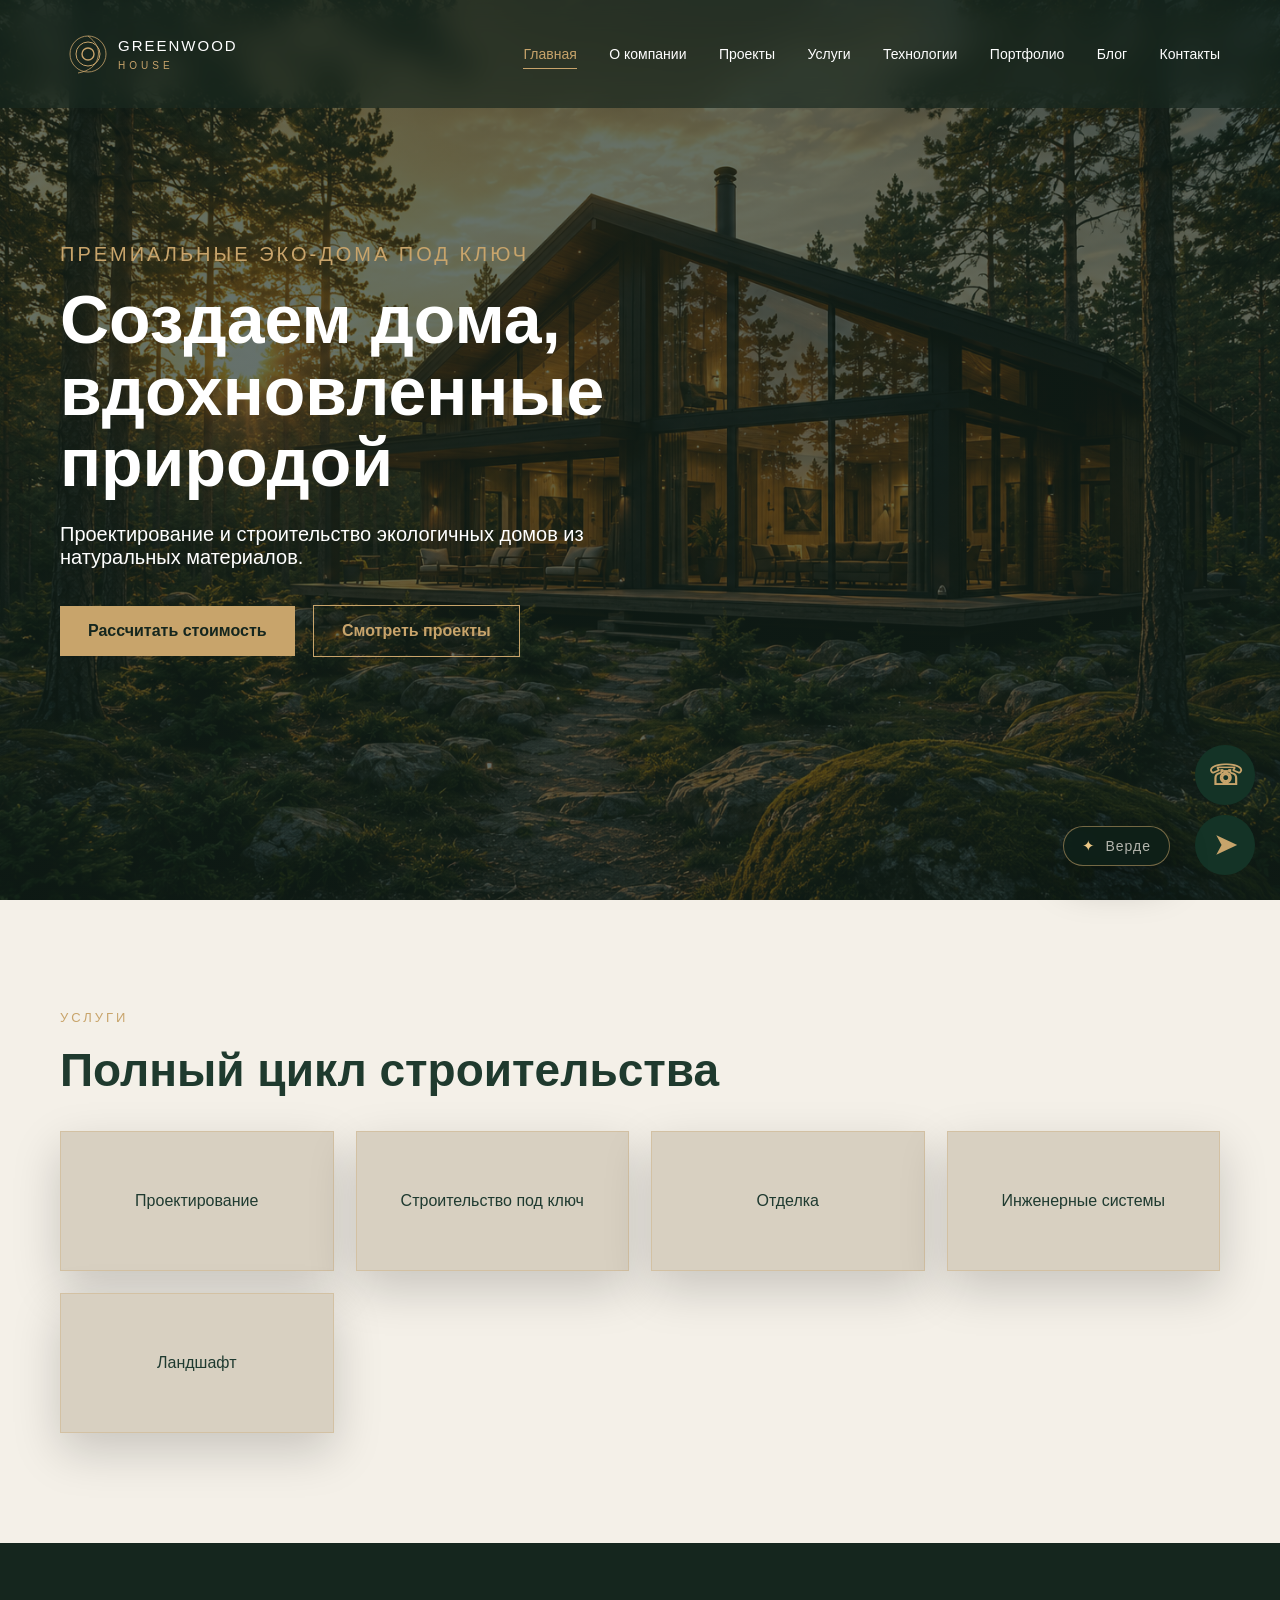
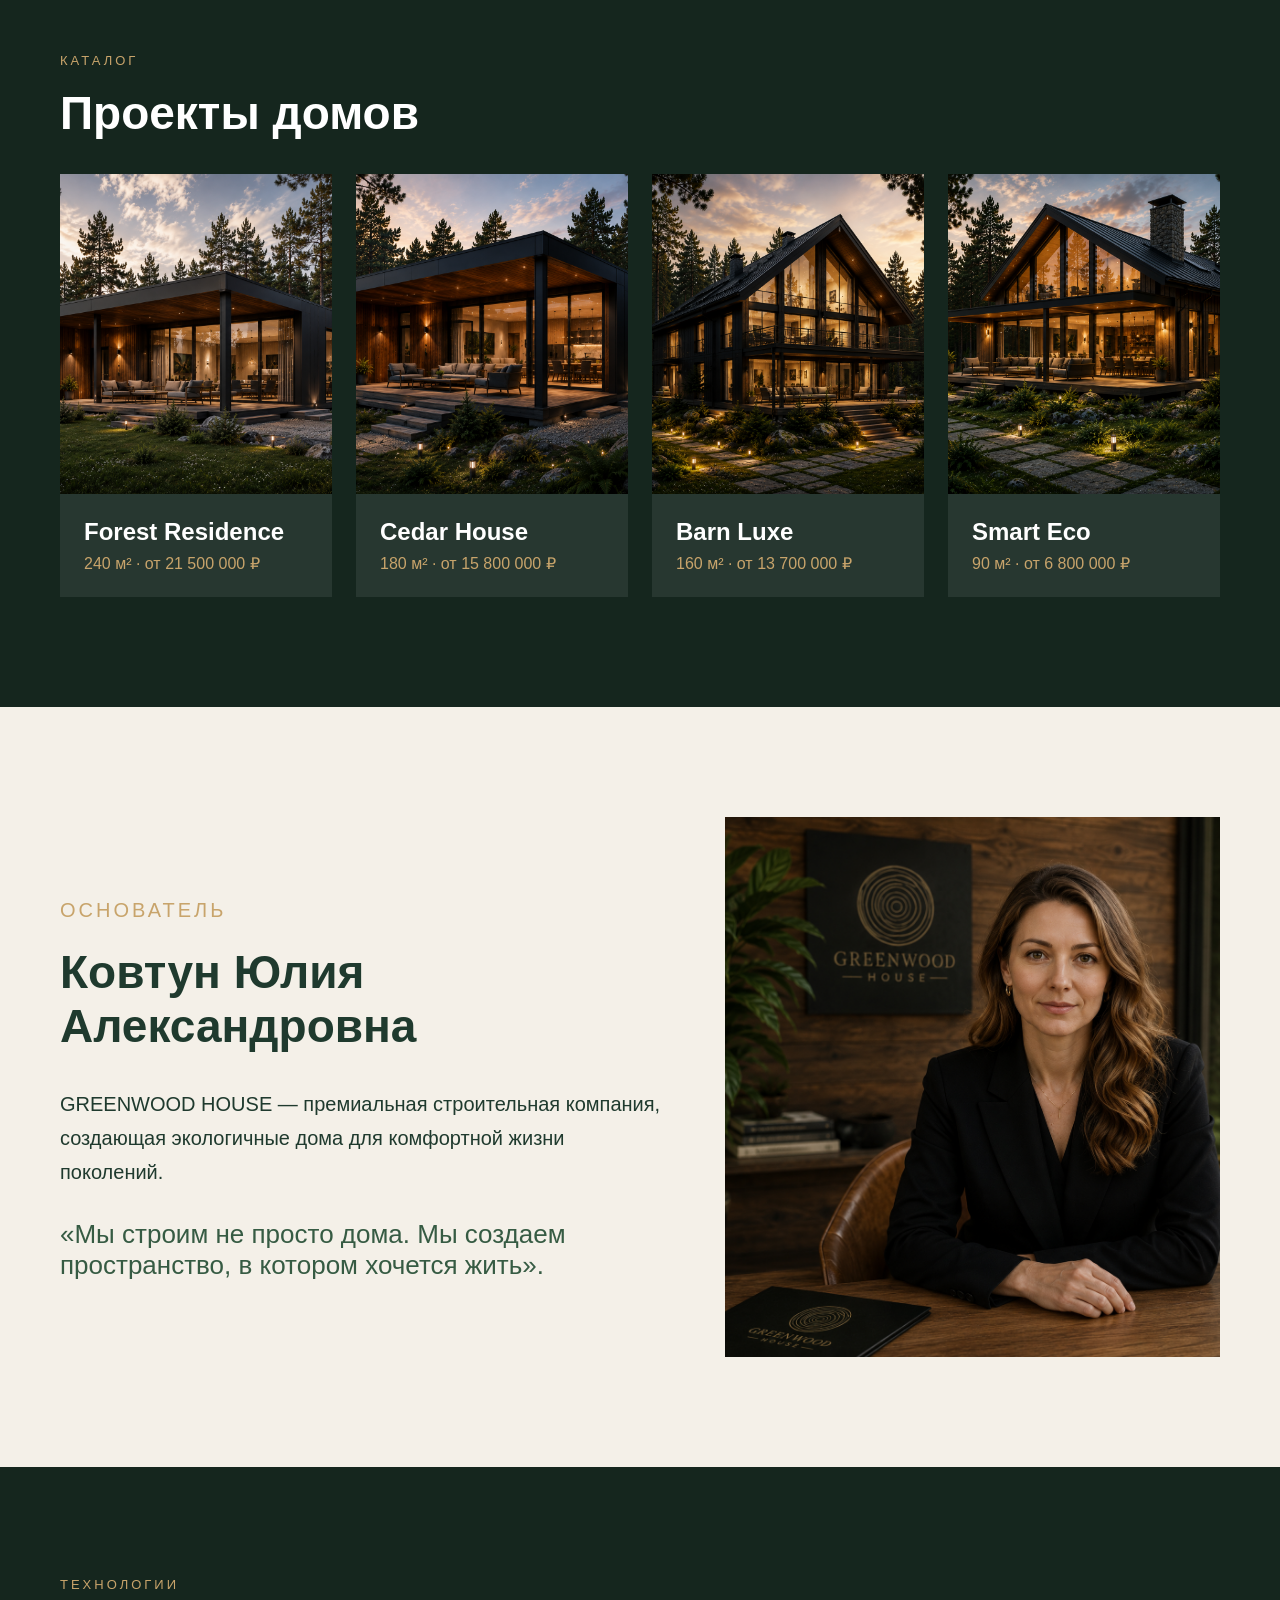
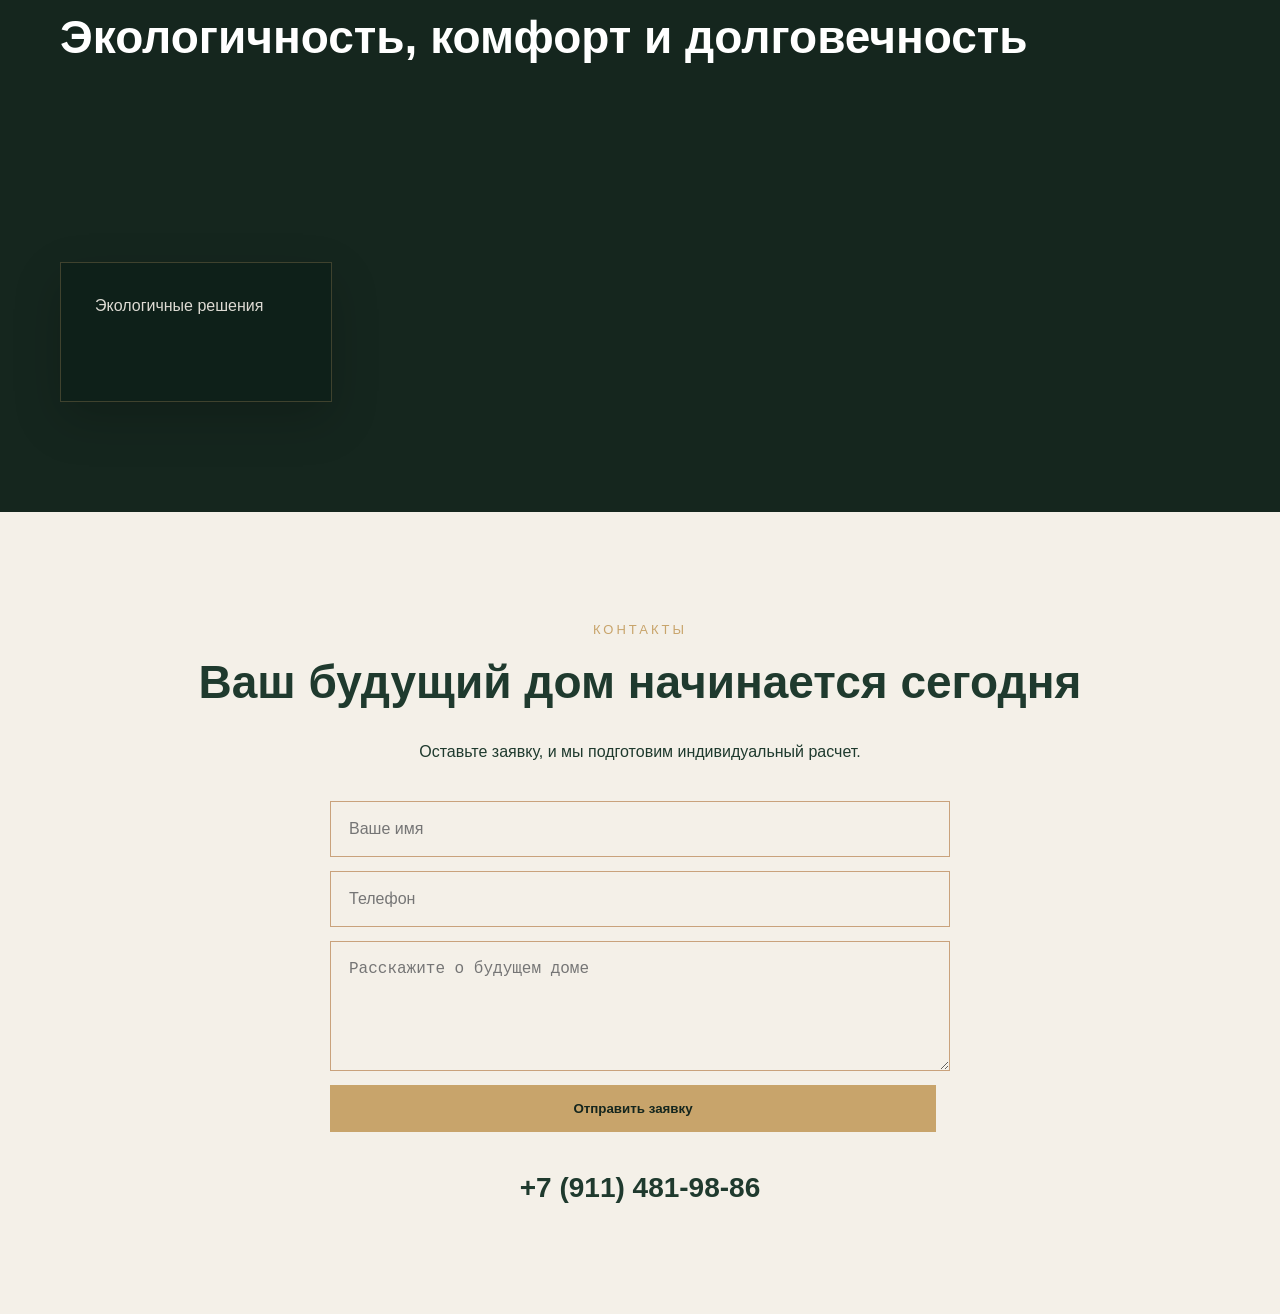
<file: index.html>
<!DOCTYPE html>
<html lang="ru">
<head>
  <meta charset="UTF-8" />
  <meta name="viewport" content="width=device-width, initial-scale=1.0" />
  <title>GREENWOOD HOUSE</title>
  <link rel="stylesheet" href="style.css" />
  <link rel="icon" type="image/svg+xml" href="favicon.svg">
</head>
<body>

  <div class="preloader">
    <div class="rings"></div>
    <h1>GREENWOOD<br><span>HOUSE</span></h1>
  </div>

  <header class="header">
   <a href="index.html" class="logo">
  <img src="logo.svg" alt="GREENWOOD HOUSE">
</a>
    <nav>
  <a class="nav-link" href="index.html">Главная</a>
  <a class="nav-link" href="about.html">О компании</a>
  <a class="nav-link" href="projects.html">Проекты</a>
  <a class="nav-link" href="services.html">Услуги</a>
  <a class="nav-link" href="technologies.html">Технологии</a>
  <a class="nav-link" href="portfolio.html">Портфолио</a>
  <a class="nav-link" href="blog.html">Блог</a>
  <a class="nav-link" href="contacts.html">Контакты</a>
</nav>
  </header>

  <section class="hero">
    <div class="hero-content">
      <p class="label">Премиальные эко-дома под ключ</p>
      <h1>Создаем дома, вдохновленные природой</h1>
      <p>Проектирование и строительство экологичных домов из натуральных материалов.</p>
      <div class="buttons">
        <a href="#contacts" class="btn">Рассчитать стоимость</a>
        <a href="#projects" class="btn btn-outline">Смотреть проекты</a>
      </div>
    </div>
  </section>

  <section class="section" id="services">
    <p class="label">Услуги</p>
    <h2>Полный цикл строительства</h2>

    <div class="cards">
      <div class="card">Проектирование</div>
      <div class="card">Строительство под ключ</div>
      <div class="card">Отделка</div>
      <div class="card">Инженерные системы</div>
      <div class="card">Ландшафт</div>
    </div>
  </section>

  <section class="section dark" id="projects">
    <p class="label">Каталог</p>
    <h2>Проекты домов</h2>

    <div class="projects">
      <div class="project">
        <div class="project-img img1"></div>
        <h3>Forest Residence</h3>
        <p>240 м² · от 21 500 000 ₽</p>
      </div>

      <div class="project">
        <div class="project-img img2"></div>
        <h3>Cedar House</h3>
        <p>180 м² · от 15 800 000 ₽</p>
      </div>

      <div class="project">
        <div class="project-img img3"></div>
        <h3>Barn Luxe</h3>
        <p>160 м² · от 13 700 000 ₽</p>
      </div>

      <div class="project">
        <div class="project-img img4"></div>
        <h3>Smart Eco</h3>
        <p>90 м² · от 6 800 000 ₽</p>
      </div>
    </div>
  </section>

  <section class="section" id="about">
    <div class="about">
      <div>
        <p class="label">Основатель</p>
        <h2>Ковтун Юлия Александровна</h2>
        <p>
          GREENWOOD HOUSE — премиальная строительная компания,
          создающая экологичные дома для комфортной жизни поколений.
        </p>
        <blockquote>
          «Мы строим не просто дома. Мы создаем пространство, в котором хочется жить».
        </blockquote>
      </div>
      <div class="founder"></div>
    </div>
  </section>

  <section class="section dark">
    <p class="label">Технологии</p>
    <h2>Экологичность, комфорт и долговечность</h2>

    <div class="cards">
      <div class="card">Натуральное дерево</div>
      <div class="card">Энергоэффективность</div>
      <div class="card">Качественное утепление</div>
      <div class="card">Вентиляция с рекуперацией</div>
      <div class="card">Экологичные решения</div>
    </div>
  </section>

  <section class="section contacts" id="contacts">
    <p class="label">Контакты</p>
    <h2>Ваш будущий дом начинается сегодня</h2>
    <p>Оставьте заявку, и мы подготовим индивидуальный расчет.</p>

    <form>
      <input type="text" placeholder="Ваше имя">
      <input type="tel" placeholder="Телефон">
      <textarea placeholder="Расскажите о будущем доме"></textarea>
      <button type="submit" class="btn">Отправить заявку</button>
    </form>

    <p class="phone">+7 (911) 481-98-86</p>
  </section>


<a href="https://wa.me/79114819886"
   class="whatsapp-float"
   target="_blank">
  WA
</a>

<a href="https://t.me/greenwood_house"
   class="telegram-float"
   target="_blank">
  TG
</a>

<div class="verde-widget">
  <button class="verde-button" type="button">
    <span>✦</span>
    <strong>Верде</strong>
</button>

  <div class="verde-chat">
    <div class="verde-header">
      <div>
        <span class="verde-leaf">🌿</span>
        <strong>Верде</strong>
      </div>
      <button class="verde-close" type="button">×</button>
    </div>

    <div class="verde-body">
      <p>
        Добро пожаловать в GREENWOOD HOUSE.
      </p>

      <p>
        Мы создаем дома, вдохновленные природой.
      </p>

      <p>
        Я помогу подобрать проект, рассчитать ориентировочный бюджет
        и ответить на вопросы о строительстве.
      </p>

      <div class="verde-actions">
        <button type="button">Подобрать проект</button>
        <button type="button">Рассчитать бюджет</button>
        <button type="button">Узнать о технологиях</button>
      </div>
    </div>

    <div class="verde-input">
      <input type="text" placeholder="Напишите вопрос..." />
      <button type="button">→</button>
    </div>
  </div>
</div>
 <script src="script.js"></script>
</body>
</html>
</file>
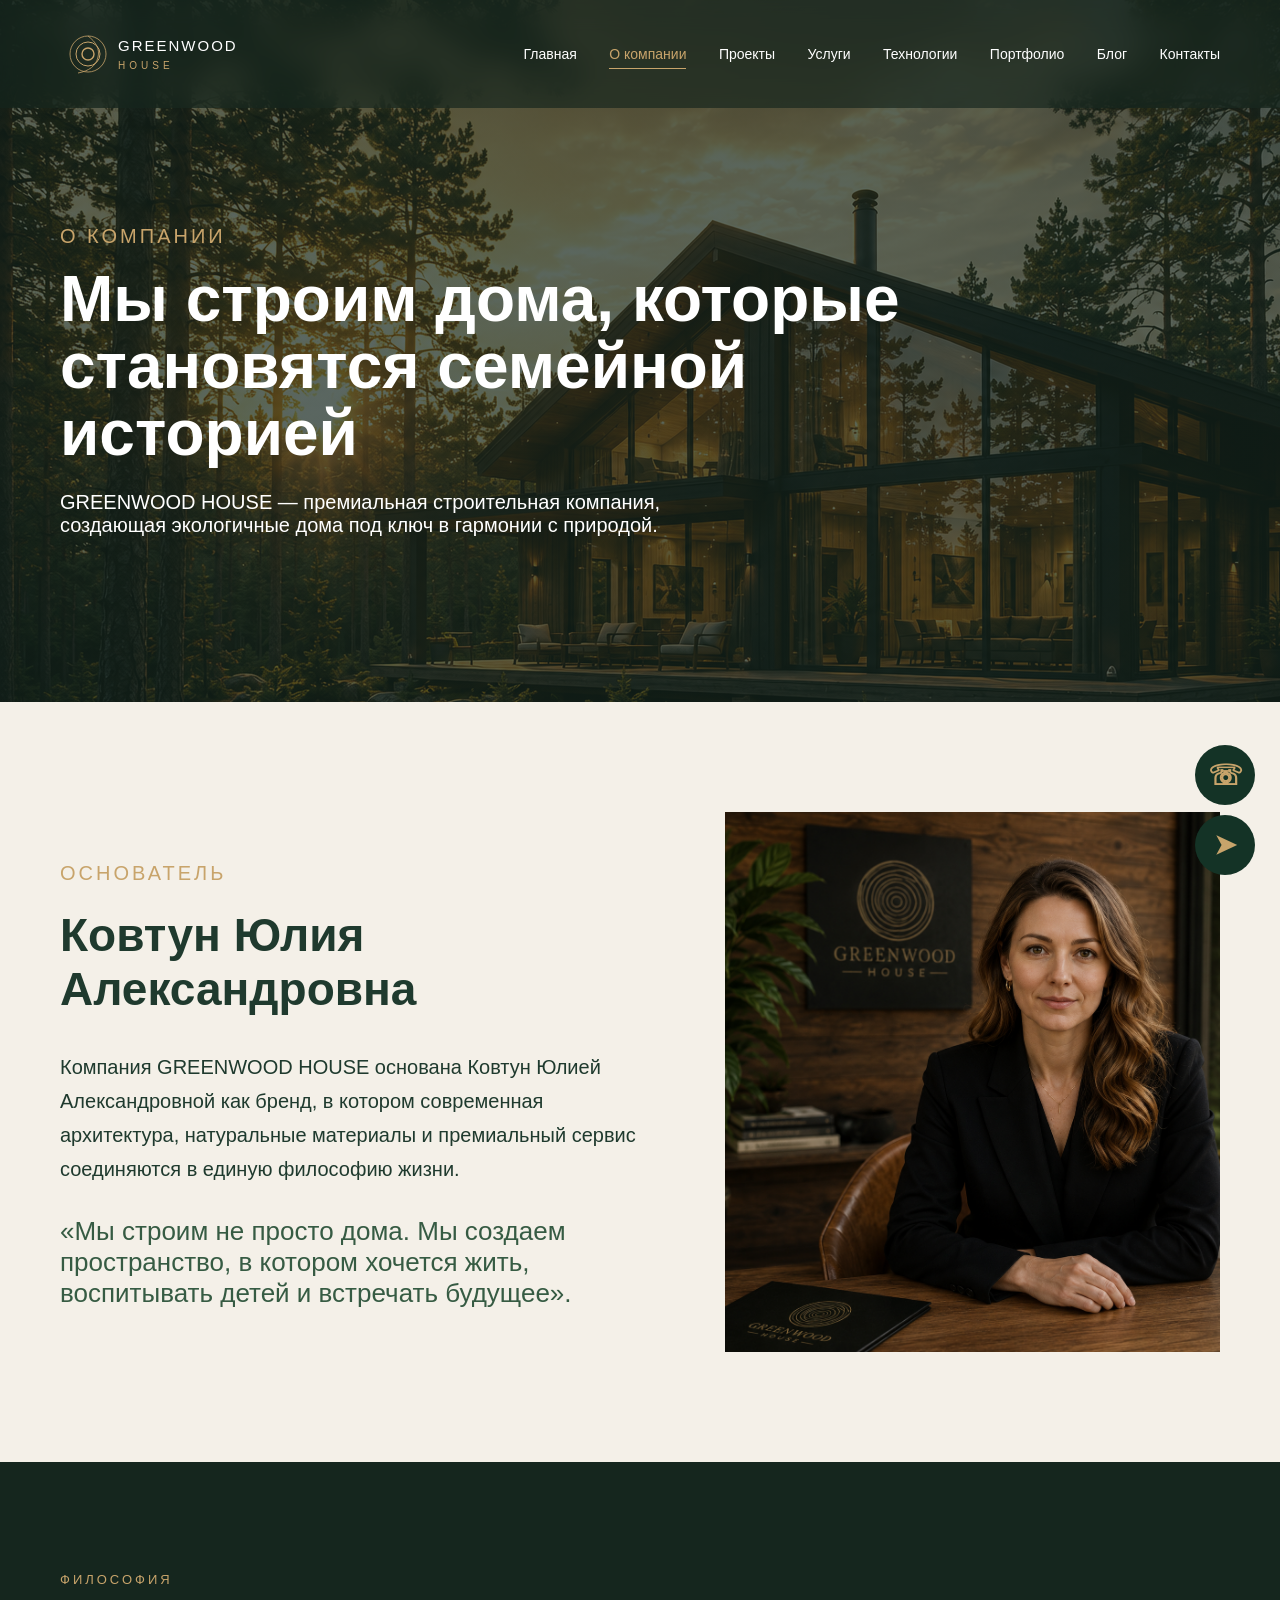
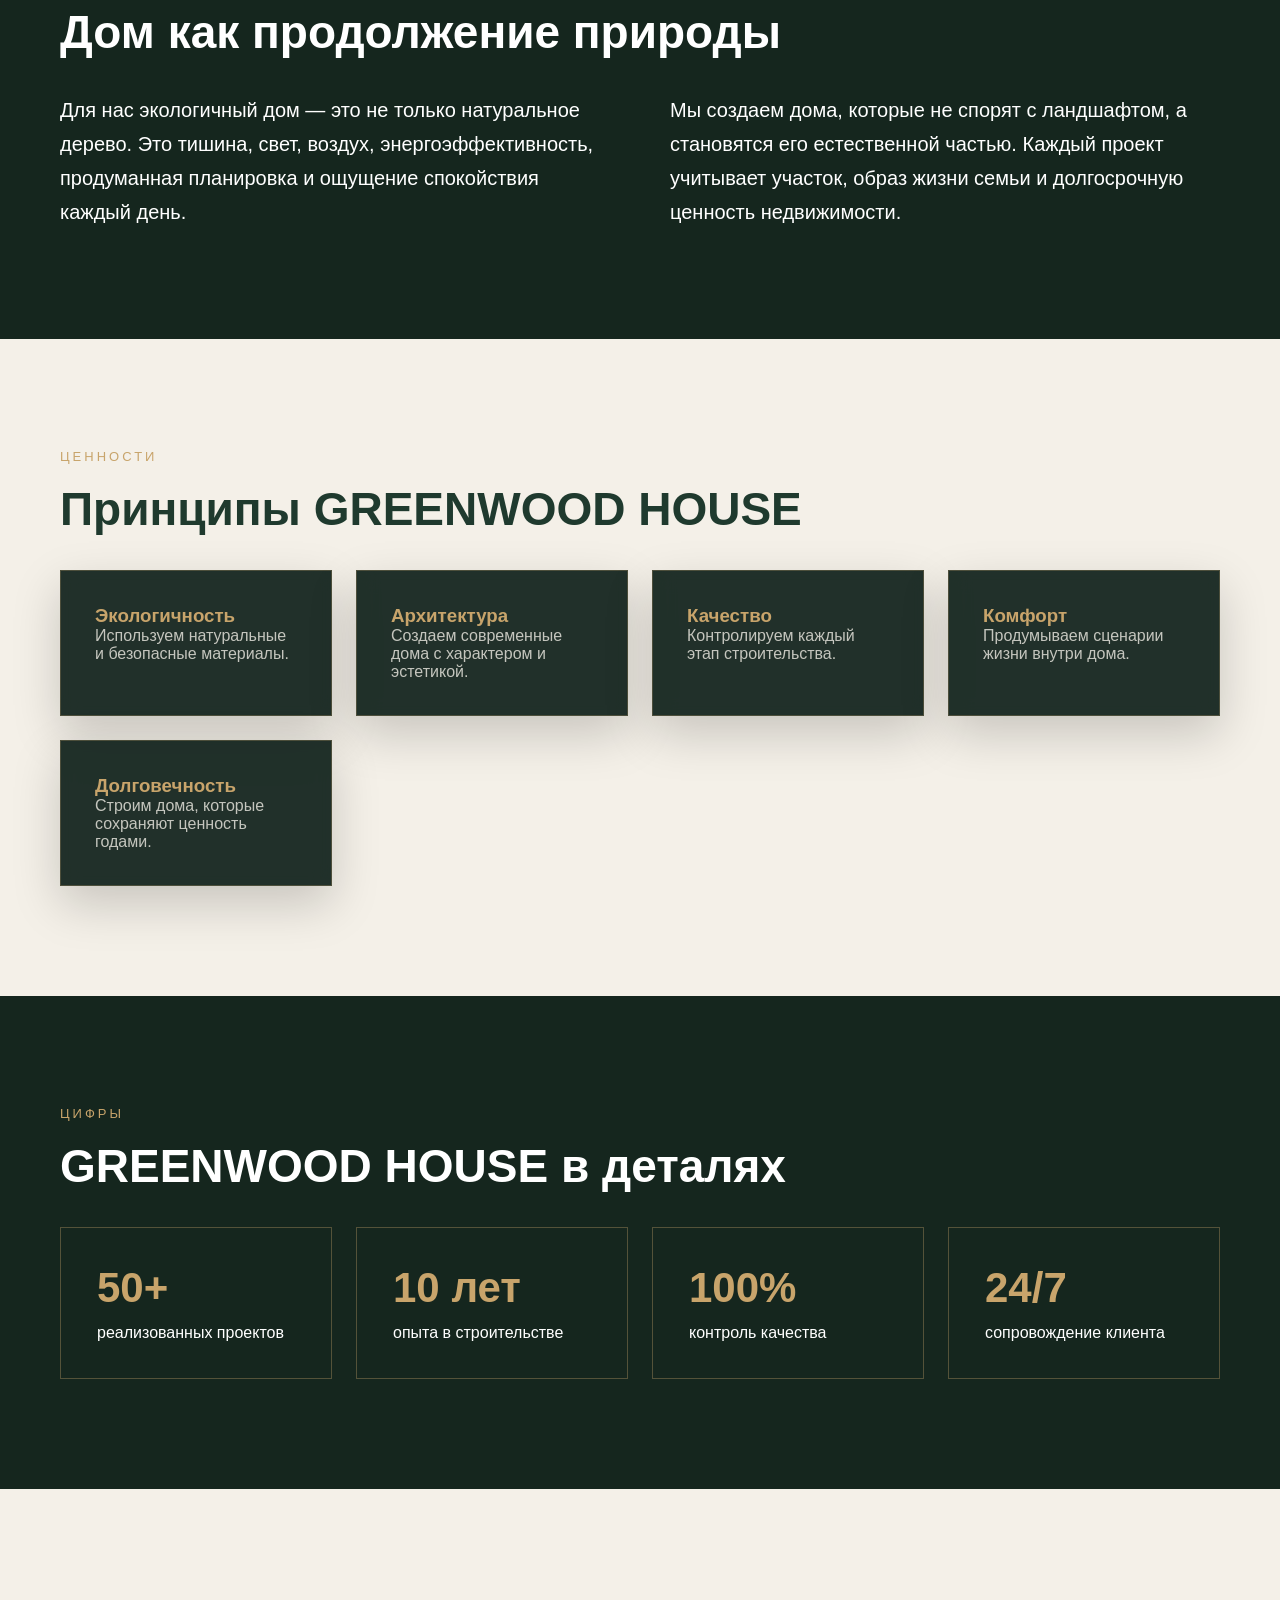
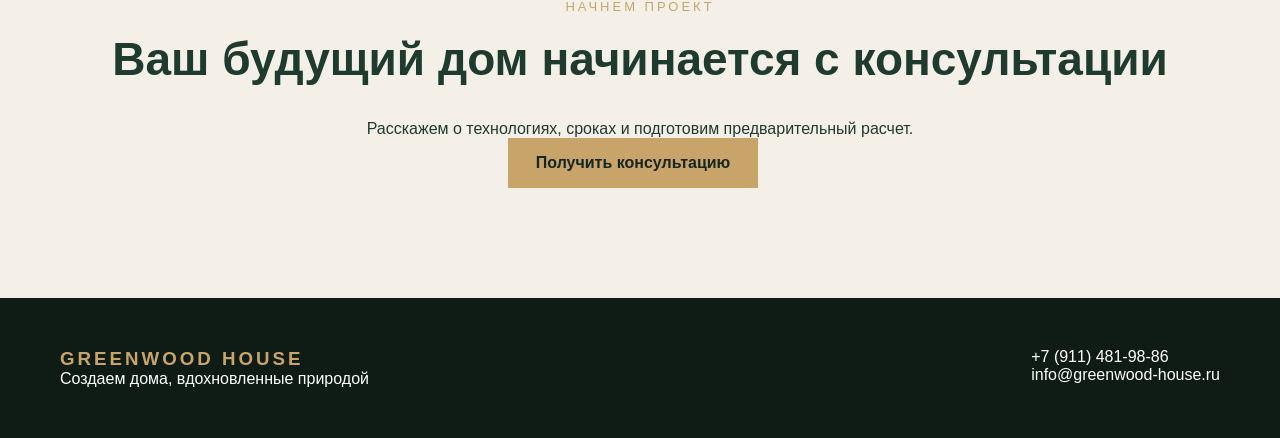
<file: about.html>
<!DOCTYPE html>

<html lang="ru">
<head>
  <meta charset="UTF-8" />
  <meta name="viewport" content="width=device-width, initial-scale=1.0" />
  <title>О компании — GREENWOOD HOUSE</title>
  <link rel="stylesheet" href="style.css" />
  <link rel="icon" type="image/svg+xml" href="favicon.svg">
</head>
<body>

<header class="header">
  <a href="index.html" class="logo">
    <img src="logo.svg" alt="GREENWOOD HOUSE">
  </a>

  <nav>
    <a class="nav-link" href="index.html">Главная</a>
    <a class="nav-link" href="about.html">О компании</a>
    <a class="nav-link" href="projects.html">Проекты</a>
    <a class="nav-link" href="services.html">Услуги</a>
    <a class="nav-link" href="technologies.html">Технологии</a>
    <a class="nav-link" href="portfolio.html">Портфолио</a>
    <a class="nav-link" href="blog.html">Блог</a>
    <a class="nav-link" href="contacts.html">Контакты</a>
  </nav>
</header>

<section class="page-hero about-hero">
  <div class="page-hero-content">
    <p class="label">О компании</p>
    <h1>Мы строим дома, которые становятся семейной историей</h1>
    <p>
      GREENWOOD HOUSE — премиальная строительная компания,
      создающая экологичные дома под ключ в гармонии с природой.
    </p>
  </div>
</section>

<section class="section">
  <div class="about">
    <div>
      <p class="label">Основатель</p>
      <h2>Ковтун Юлия Александровна</h2>

  <p>
    Компания GREENWOOD HOUSE основана Ковтун Юлией Александровной
    как бренд, в котором современная архитектура, натуральные материалы
    и премиальный сервис соединяются в единую философию жизни.
  </p>

  <blockquote>
    «Мы строим не просто дома. Мы создаем пространство,
    в котором хочется жить, воспитывать детей и встречать будущее».
  </blockquote>
</div>

<div class="founder"></div>

  </div>
</section>

<section class="section dark">
  <p class="label">Философия</p>
  <h2>Дом как продолжение природы</h2>

  <div class="text-grid">
    <p>
      Для нас экологичный дом — это не только натуральное дерево.
      Это тишина, свет, воздух, энергоэффективность, продуманная планировка
      и ощущение спокойствия каждый день.
    </p>

<p>
  Мы создаем дома, которые не спорят с ландшафтом, а становятся его
  естественной частью. Каждый проект учитывает участок, образ жизни семьи
  и долгосрочную ценность недвижимости.
</p>

  </div>
</section>

<section class="section">
  <p class="label">Ценности</p>
  <h2>Принципы GREENWOOD HOUSE</h2>

  <div class="cards">
    <div class="card">
      <h3>Экологичность</h3>
      <p>Используем натуральные и безопасные материалы.</p>
    </div>

<div class="card">
  <h3>Архитектура</h3>
  <p>Создаем современные дома с характером и эстетикой.</p>
</div>

<div class="card">
  <h3>Качество</h3>
  <p>Контролируем каждый этап строительства.</p>
</div>

<div class="card">
  <h3>Комфорт</h3>
  <p>Продумываем сценарии жизни внутри дома.</p>
</div>

<div class="card">
  <h3>Долговечность</h3>
  <p>Строим дома, которые сохраняют ценность годами.</p>
</div>

  </div>
</section>

<section class="section dark">
  <p class="label">Цифры</p>
  <h2>GREENWOOD HOUSE в деталях</h2>

  <div class="stats">
    <div>
      <strong>50+</strong>
      <span>реализованных проектов</span>
    </div>

<div>
  <strong>10 лет</strong>
  <span>опыта в строительстве</span>
</div>

<div>
  <strong>100%</strong>
  <span>контроль качества</span>
</div>

<div>
  <strong>24/7</strong>
  <span>сопровождение клиента</span>
</div>

  </div>
</section>

<section class="section contacts">
  <p class="label">Начнем проект</p>
  <h2>Ваш будущий дом начинается с консультации</h2>
  <p>Расскажем о технологиях, сроках и подготовим предварительный расчет.</p>

<a href="contacts.html" class="btn">Получить консультацию</a>

</section>

<footer class="footer">
  <div>
    <h3>GREENWOOD HOUSE</h3>
    <p>Создаем дома, вдохновленные природой</p>
  </div>

  <div>
    <p>+7 (911) 481-98-86</p>
    <p>info@greenwood-house.ru</p>
  </div>
</footer>

<script src="script.js"></script>

<a href="https://wa.me/79114819886"
class="whatsapp-float"
target="_blank">
WA </a>

<a href="https://t.me/greenwood_house"
class="telegram-float"
target="_blank">
TG </a>

</body>
</html>
</file>
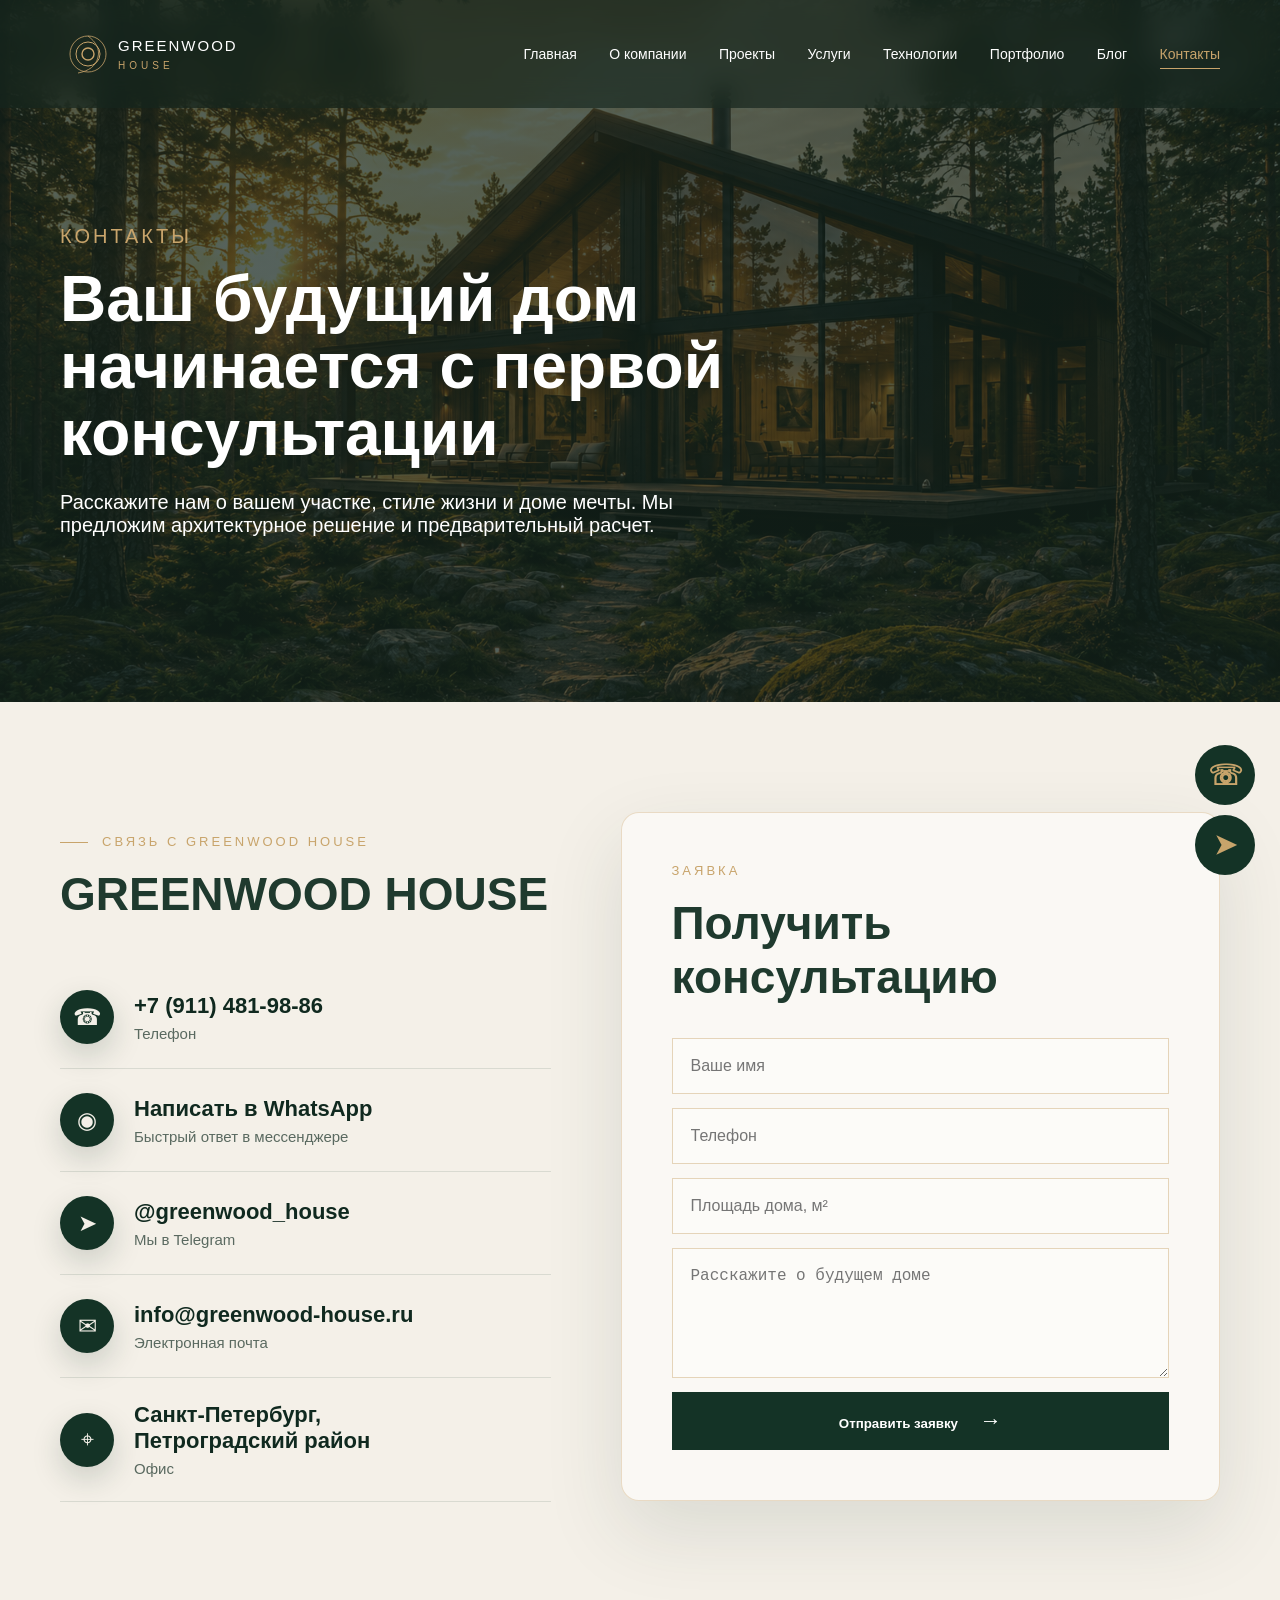
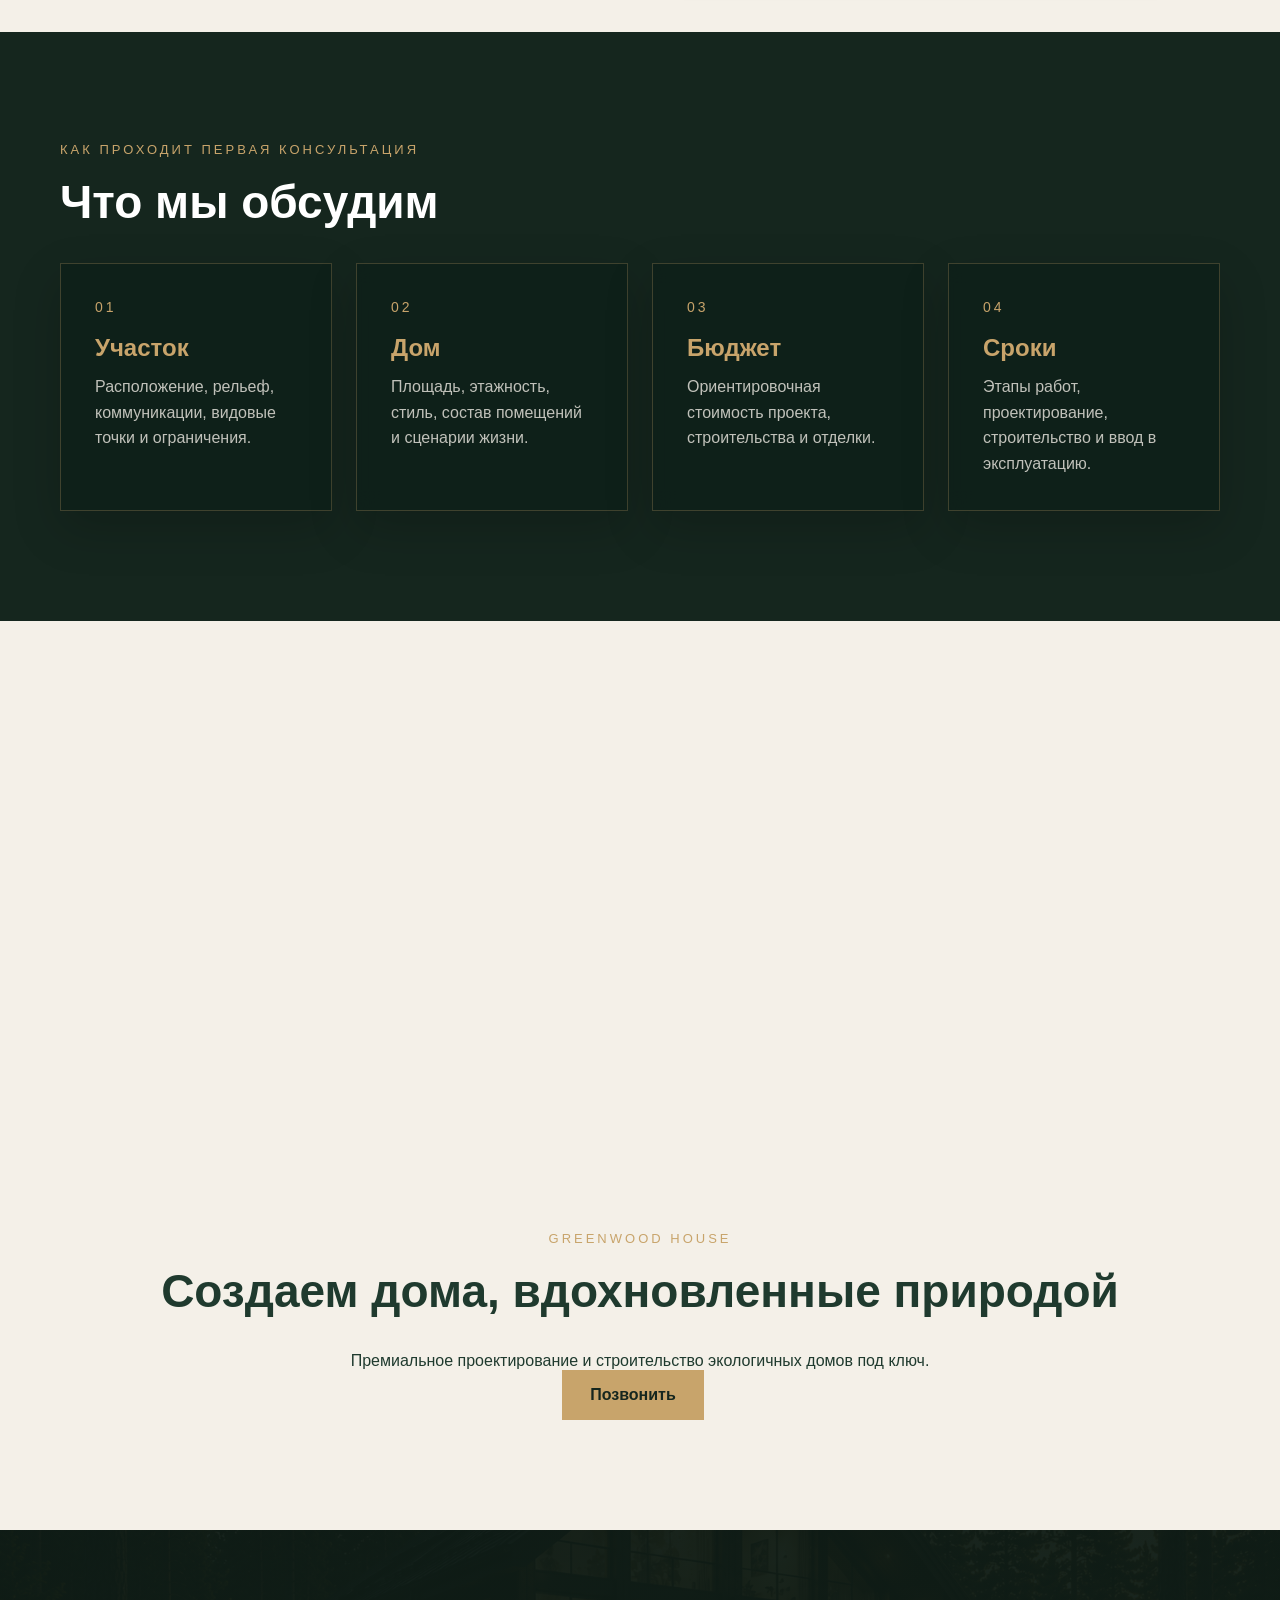
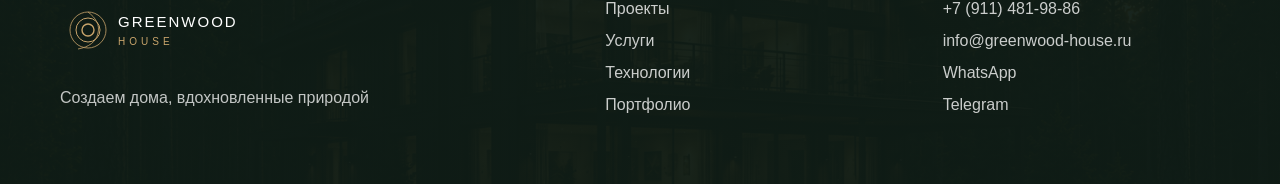
<file: contacts.html>
<!DOCTYPE html>

<html lang="ru">
<head>
  <meta charset="UTF-8" />
  <meta name="viewport" content="width=device-width, initial-scale=1.0" />
  <title>Контакты — GREENWOOD HOUSE</title>
  <link rel="stylesheet" href="style.css" />
  <link rel="icon" type="image/svg+xml" href="favicon.svg">
</head>
<body>

<header class="header">
  <a href="index.html" class="logo">
    <img src="logo.svg" alt="GREENWOOD HOUSE">
  </a>

  <nav>
    <a class="nav-link" href="index.html">Главная</a>
    <a class="nav-link" href="about.html">О компании</a>
    <a class="nav-link" href="projects.html">Проекты</a>
    <a class="nav-link" href="services.html">Услуги</a>
    <a class="nav-link" href="technologies.html">Технологии</a>
    <a class="nav-link" href="portfolio.html">Портфолио</a>
    <a class="nav-link" href="blog.html">Блог</a>
    <a class="nav-link" href="contacts.html">Контакты</a>
  </nav>
</header>

<section class="page-hero contacts-hero">
  <div class="page-hero-content">
    <p class="label">Контакты</p>
    <h1>Ваш будущий дом начинается с первой консультации</h1>
    <p>
      Расскажите нам о вашем участке, стиле жизни и доме мечты.
      Мы предложим архитектурное решение и предварительный расчет.
    </p>
  </div>
</section>

<section class="section">
  <div class="contact-layout">

<div class="contact-info premium-contact-info">
  <p class="label contact-label-line">Связь с GREENWOOD HOUSE</p>
  <h2>GREENWOOD HOUSE</h2>

  <div class="premium-contact-item">
    <span class="contact-icon">☎</span>
    <div>
      <a href="tel:+79114819886">+7 (911) 481-98-86</a>
      <p>Телефон</p>
    </div>
  </div>

  <div class="premium-contact-item">
    <span class="contact-icon">◉</span>
    <div>
      <a href="https://wa.me/79114819886" target="_blank">Написать в WhatsApp</a>
      <p>Быстрый ответ в мессенджере</p>
    </div>
  </div>

  <div class="premium-contact-item">
    <span class="contact-icon">➤</span>
    <div>
      <a href="https://t.me/greenwood_house" target="_blank">@greenwood_house</a>
      <p>Мы в Telegram</p>
    </div>
  </div>

  <div class="premium-contact-item">
    <span class="contact-icon">✉</span>
    <div>
      <a href="mailto:info@greenwood-house.ru">info@greenwood-house.ru</a>
      <p>Электронная почта</p>
    </div>
  </div>

  <div class="premium-contact-item">
    <span class="contact-icon">⌖</span>
    <div>
      <strong>Санкт-Петербург,<br>Петроградский район</strong>
      <p>Офис</p>
    </div>
  </div>
</div>

<div class="contact-form-box">
  <p class="label">Заявка</p>
  <h2>Получить консультацию</h2>

  <form>
    <input type="text" placeholder="Ваше имя" required>
    <input type="tel" placeholder="Телефон" required>
    <input type="text" placeholder="Площадь дома, м²">
    <textarea placeholder="Расскажите о будущем доме"></textarea>

    <button type="submit" class="btn">
      Отправить заявку
    </button>
  </form>
</div>

  </div>
</section>

<section class="section dark">
  <p class="label">Как проходит первая консультация</p>
  <h2>Что мы обсудим</h2>

  <div class="steps">
    <div>
      <span>01</span>
      <h3>Участок</h3>
      <p>Расположение, рельеф, коммуникации, видовые точки и ограничения.</p>
    </div>

<div>
  <span>02</span>
  <h3>Дом</h3>
  <p>Площадь, этажность, стиль, состав помещений и сценарии жизни.</p>
</div>

<div>
  <span>03</span>
  <h3>Бюджет</h3>
  <p>Ориентировочная стоимость проекта, строительства и отделки.</p>
</div>

<div>
  <span>04</span>
  <h3>Сроки</h3>
  <p>Этапы работ, проектирование, строительство и ввод в эксплуатацию.</p>
</div>

  </div>
</section>

<section class="map-section">
  <iframe
    src="https://yandex.ru/map-widget/v1/?ll=30.3158,59.9386&z=13"
    width="100%"
    height="650"
    frameborder="0">
  </iframe>
</section>

<section class="section contacts">
  <p class="label">GREENWOOD HOUSE</p>
  <h2>Создаем дома, вдохновленные природой</h2>
  <p>Премиальное проектирование и строительство экологичных домов под ключ.</p>

  <a href="tel:+79114819886" class="btn">
    Позвонить
  </a>
</section>

<footer class="footer premium-footer">
  <div class="footer-brand">
    <a href="index.html" class="footer-logo">
      <img src="logo.svg" alt="GREENWOOD HOUSE">
    </a>
    <p>Создаем дома, вдохновленные природой</p>
  </div>

  <div class="footer-nav">
    <a href="projects.html">Проекты</a>
    <a href="services.html">Услуги</a>
    <a href="technologies.html">Технологии</a>
    <a href="portfolio.html">Портфолио</a>
  </div>

  <div class="footer-contacts">
    <a href="tel:+79114819886">+7 (911) 481-98-86</a>
    <a href="mailto:info@greenwood-house.ru">info@greenwood-house.ru</a>
    <a href="https://wa.me/79114819886" target="_blank">WhatsApp</a>
    <a href="https://t.me/greenwood_house" target="_blank">Telegram</a>
  </div>
</footer>

<script src="script.js"></script>

<a href="https://wa.me/79114819886"
class="whatsapp-float"
target="_blank">
WA </a>

<a href="https://t.me/greenwood_house"
class="telegram-float"
target="_blank">
TG </a>

</body>
</html>
</file>
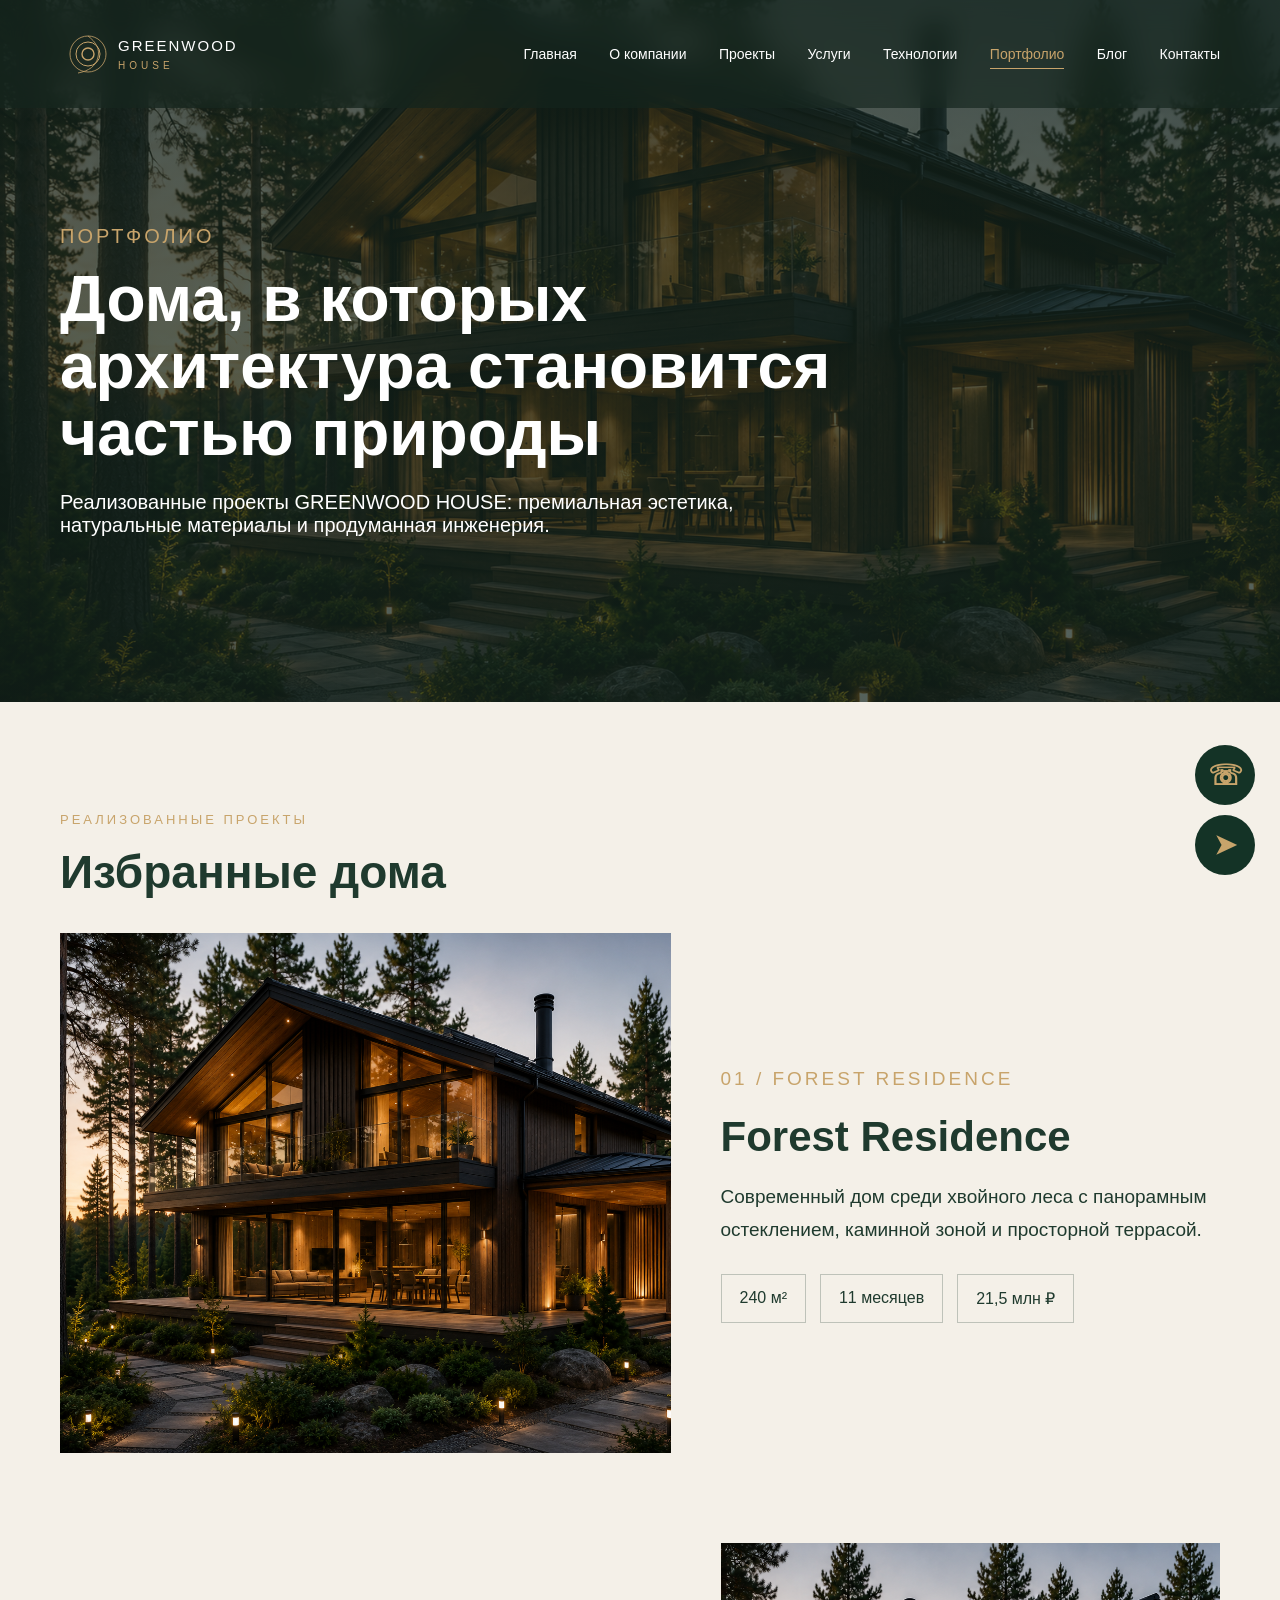
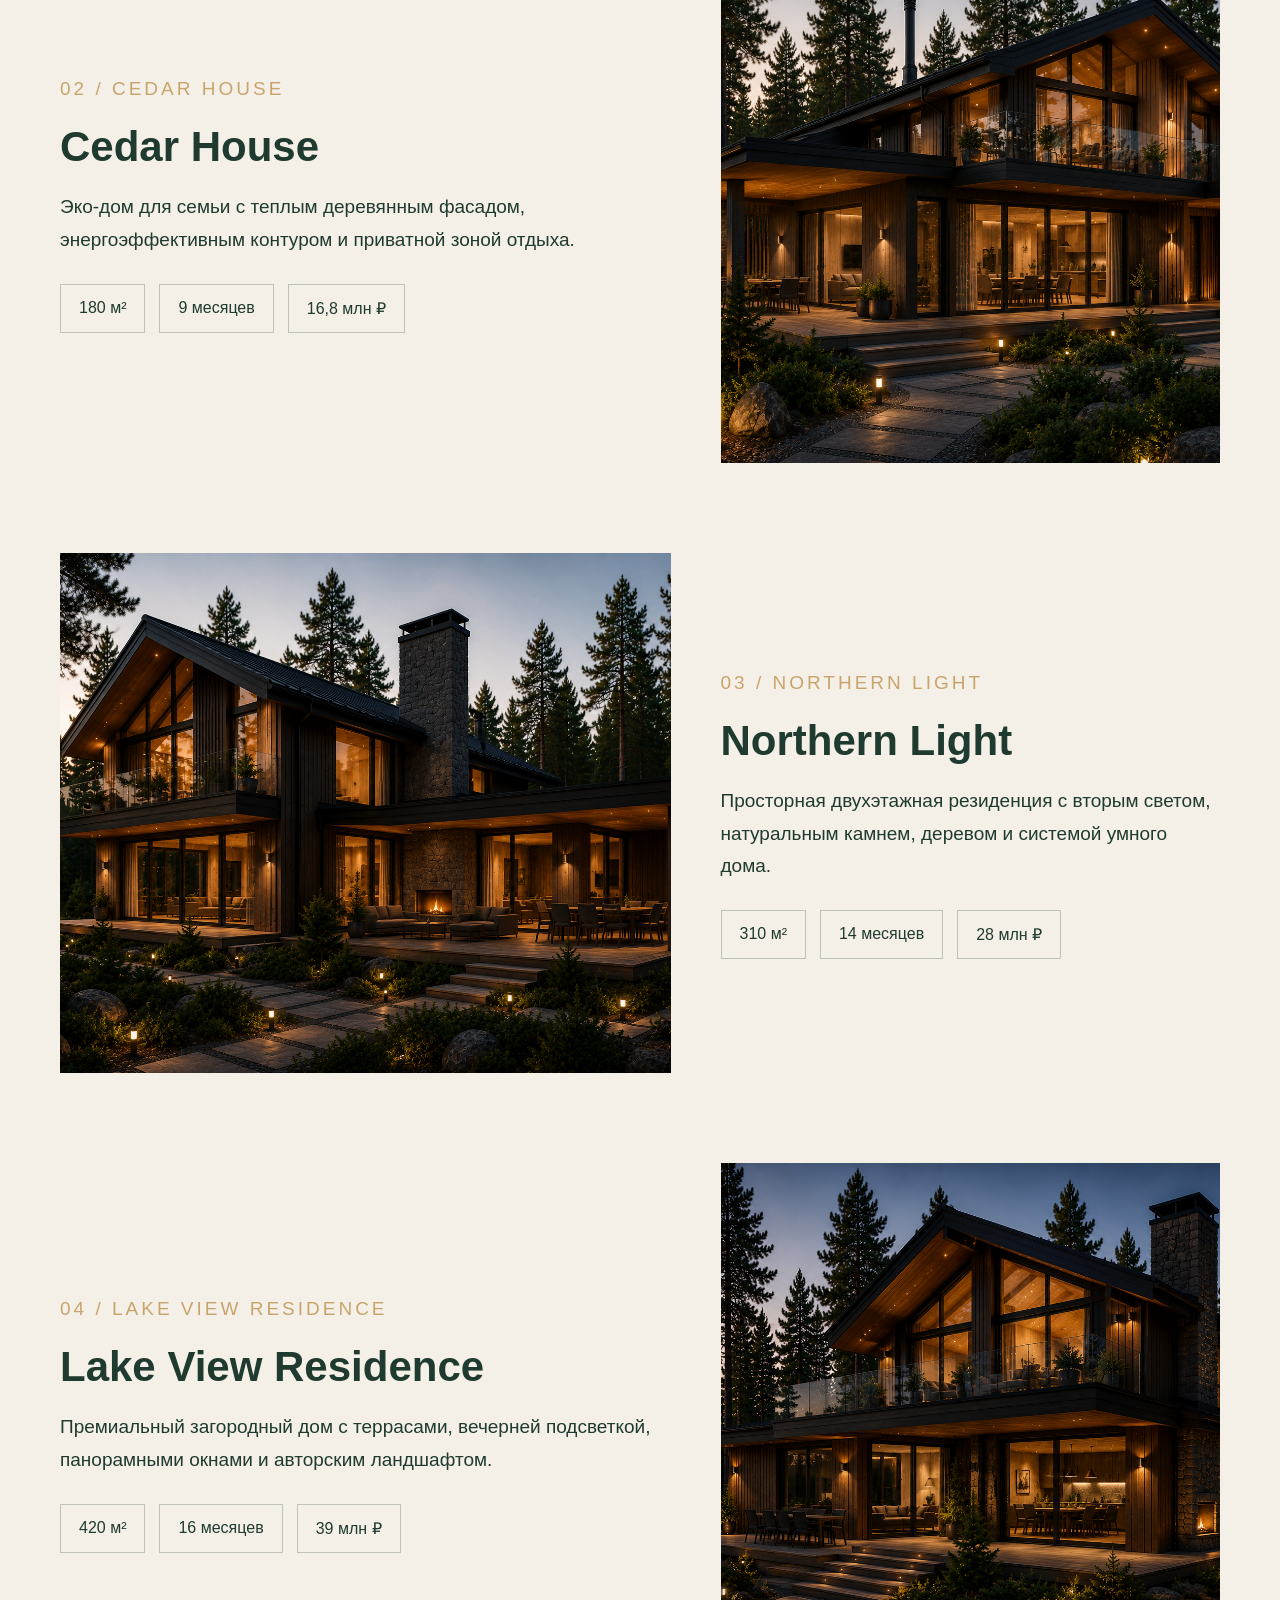
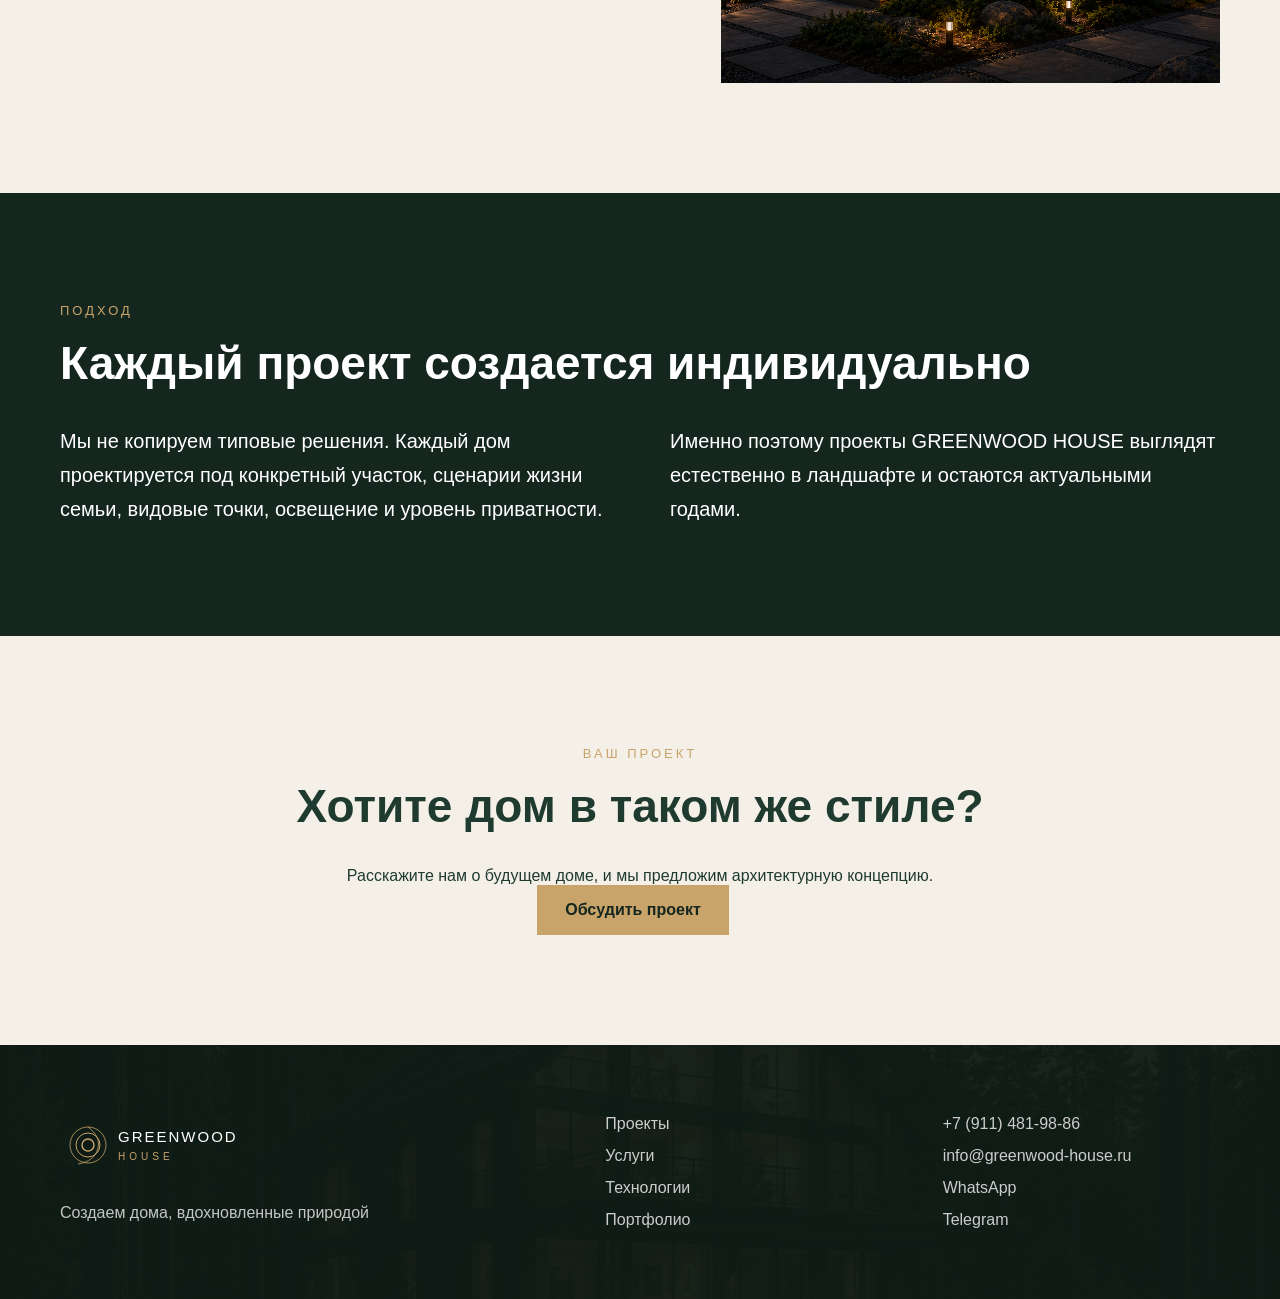
<file: portfolio.html>
<!DOCTYPE html>

<html lang="ru">
<head>
  <meta charset="UTF-8" />
  <meta name="viewport" content="width=device-width, initial-scale=1.0" />
  <title>Портфолио — GREENWOOD HOUSE</title>
  <link rel="stylesheet" href="style.css" />
  <link rel="icon" type="image/svg+xml" href="favicon.svg">
</head>
<body>

<header class="header">
  <a href="index.html" class="logo">
    <img src="logo.svg" alt="GREENWOOD HOUSE">
  </a>

  <nav>
    <a class="nav-link" href="index.html">Главная</a>
    <a class="nav-link" href="about.html">О компании</a>
    <a class="nav-link" href="projects.html">Проекты</a>
    <a class="nav-link" href="services.html">Услуги</a>
    <a class="nav-link" href="technologies.html">Технологии</a>
    <a class="nav-link" href="portfolio.html">Портфолио</a>
    <a class="nav-link" href="blog.html">Блог</a>
    <a class="nav-link" href="contacts.html">Контакты</a>
  </nav>
</header>

<section class="page-hero portfolio-hero">
  <div class="page-hero-content">
    <p class="label">Портфолио</p>
    <h1>Дома, в которых архитектура становится частью природы</h1>
    <p>
      Реализованные проекты GREENWOOD HOUSE:
      премиальная эстетика, натуральные материалы и продуманная инженерия.
    </p>
  </div>
</section>

<section class="section">
  <p class="label">Реализованные проекты</p>
  <h2>Избранные дома</h2>

  <div class="portfolio-list">

<article class="portfolio-item">
  <img src="images/portfolio-1.jpg" alt="Forest Residence">

  <div>
    <p class="label">01 / Forest Residence</p>
    <h3>Forest Residence</h3>
    <p>
      Современный дом среди хвойного леса с панорамным остеклением,
      каминной зоной и просторной террасой.
    </p>

    <div class="portfolio-info">
      <span>240 м²</span>
      <span>11 месяцев</span>
      <span>21,5 млн ₽</span>
    </div>
  </div>
</article>

<article class="portfolio-item reverse">
  <img src="images/portfolio-2.jpg" alt="Cedar House">

  <div>
    <p class="label">02 / Cedar House</p>
    <h3>Cedar House</h3>
    <p>
      Эко-дом для семьи с теплым деревянным фасадом,
      энергоэффективным контуром и приватной зоной отдыха.
    </p>

    <div class="portfolio-info">
      <span>180 м²</span>
      <span>9 месяцев</span>
      <span>16,8 млн ₽</span>
    </div>
  </div>
</article>

<article class="portfolio-item">
  <img src="images/portfolio-3.jpg" alt="Northern Light">

  <div>
    <p class="label">03 / Northern Light</p>
    <h3>Northern Light</h3>
    <p>
      Просторная двухэтажная резиденция с вторым светом,
      натуральным камнем, деревом и системой умного дома.
    </p>

    <div class="portfolio-info">
      <span>310 м²</span>
      <span>14 месяцев</span>
      <span>28 млн ₽</span>
    </div>
  </div>
</article>

<article class="portfolio-item reverse">
  <img src="images/portfolio-4.jpg" alt="Lake View Residence">

  <div>
    <p class="label">04 / Lake View Residence</p>
    <h3>Lake View Residence</h3>
    <p>
      Премиальный загородный дом с террасами, вечерней подсветкой,
      панорамными окнами и авторским ландшафтом.
    </p>

    <div class="portfolio-info">
      <span>420 м²</span>
      <span>16 месяцев</span>
      <span>39 млн ₽</span>
    </div>
  </div>
</article>

  </div>
</section>

<section class="section dark">
  <p class="label">Подход</p>
  <h2>Каждый проект создается индивидуально</h2>

  <div class="text-grid">
    <p>
      Мы не копируем типовые решения. Каждый дом проектируется под конкретный
      участок, сценарии жизни семьи, видовые точки, освещение и уровень приватности.
    </p>

<p>
  Именно поэтому проекты GREENWOOD HOUSE выглядят естественно в ландшафте
  и остаются актуальными годами.
</p>

  </div>
</section>

<section class="section contacts">
  <p class="label">Ваш проект</p>
  <h2>Хотите дом в таком же стиле?</h2>
  <p>
    Расскажите нам о будущем доме,
    и мы предложим архитектурную концепцию.
  </p>

<a href="contacts.html" class="btn">Обсудить проект</a>

</section>

<footer class="footer premium-footer">
  <div class="footer-brand">
    <a href="index.html" class="footer-logo">
      <img src="logo.svg" alt="GREENWOOD HOUSE">
    </a>
    <p>Создаем дома, вдохновленные природой</p>
  </div>

  <div class="footer-nav">
    <a href="projects.html">Проекты</a>
    <a href="services.html">Услуги</a>
    <a href="technologies.html">Технологии</a>
    <a href="portfolio.html">Портфолио</a>
  </div>

  <div class="footer-contacts">
    <a href="tel:+79114819886">+7 (911) 481-98-86</a>
    <a href="mailto:info@greenwood-house.ru">info@greenwood-house.ru</a>
    <a href="https://wa.me/79114819886" target="_blank">WhatsApp</a>
    <a href="https://t.me/greenwood_house" target="_blank">Telegram</a>
  </div>
</footer>

<script src="script.js"></script>

<a href="https://wa.me/79114819886"
class="whatsapp-float"
target="_blank">
WA </a>

<a href="https://t.me/greenwood_house"
class="telegram-float"
target="_blank">
TG </a>

</body>
</html>
</file>
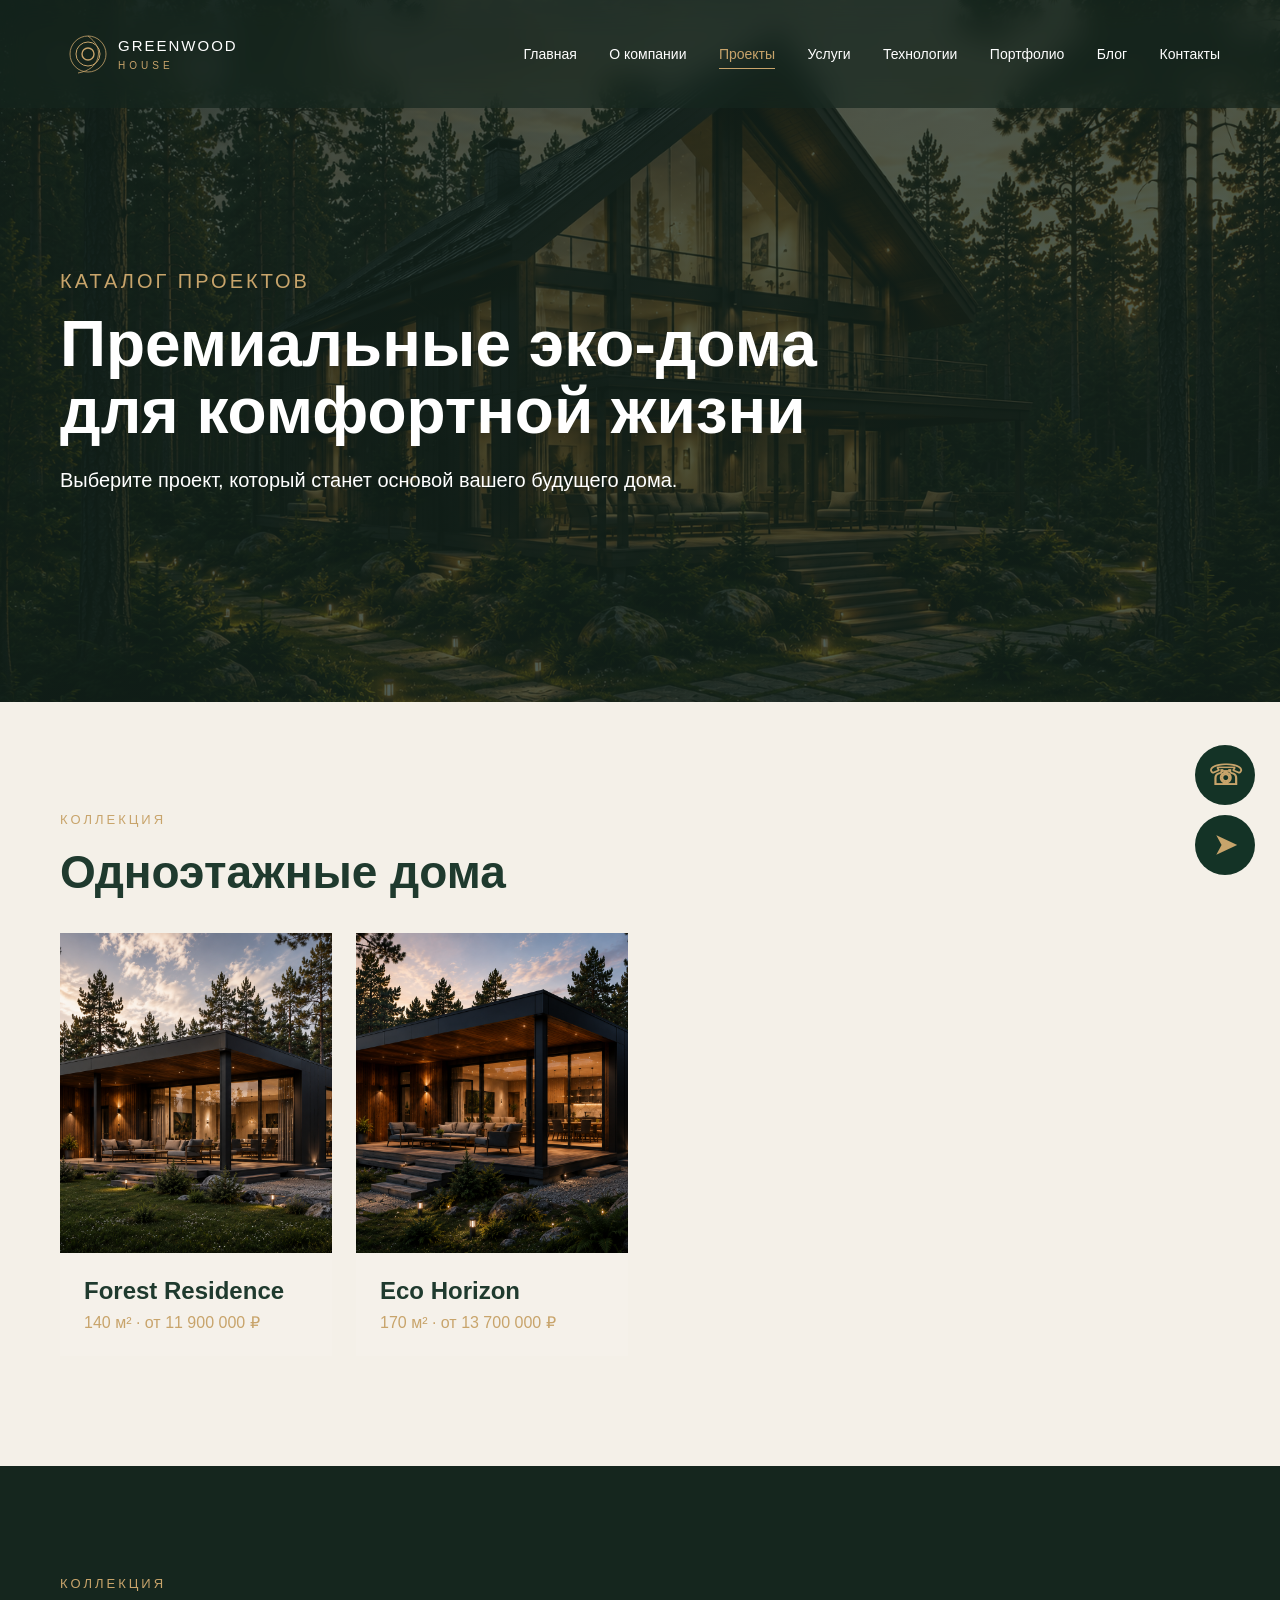
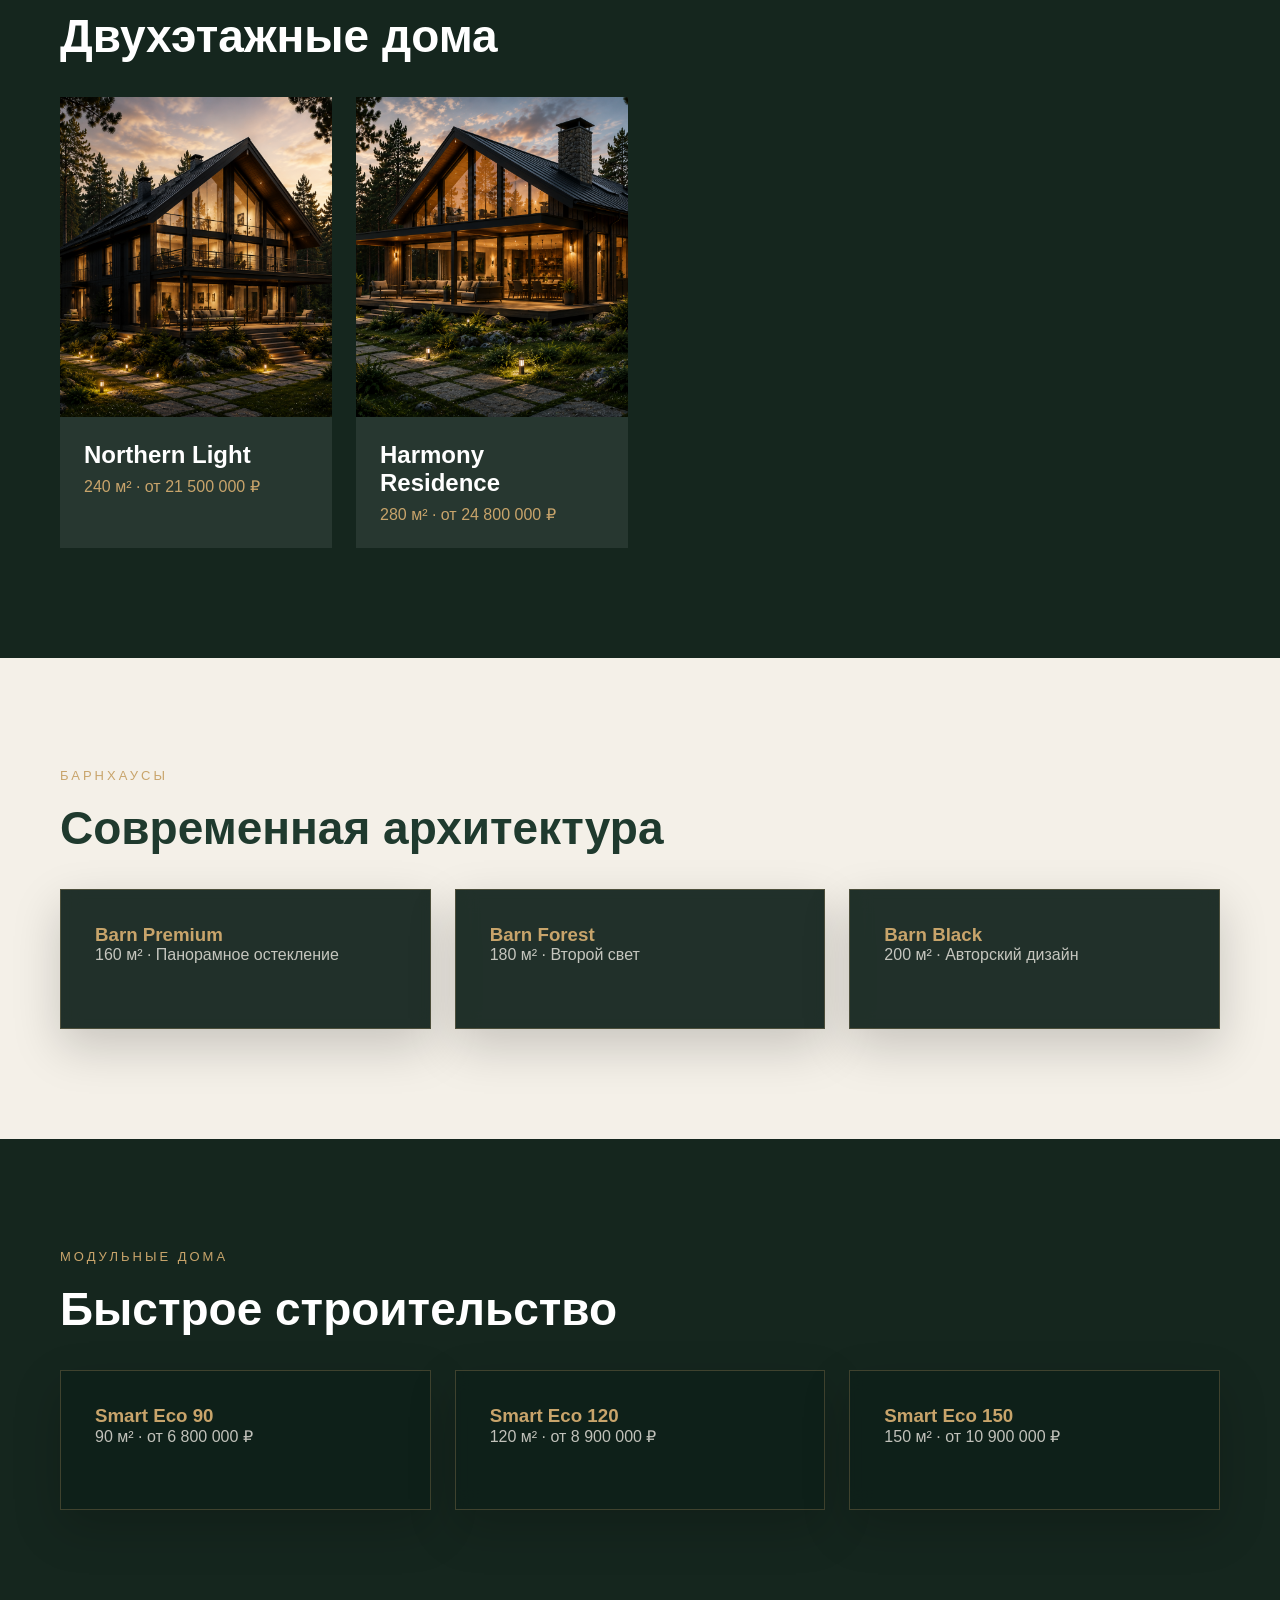
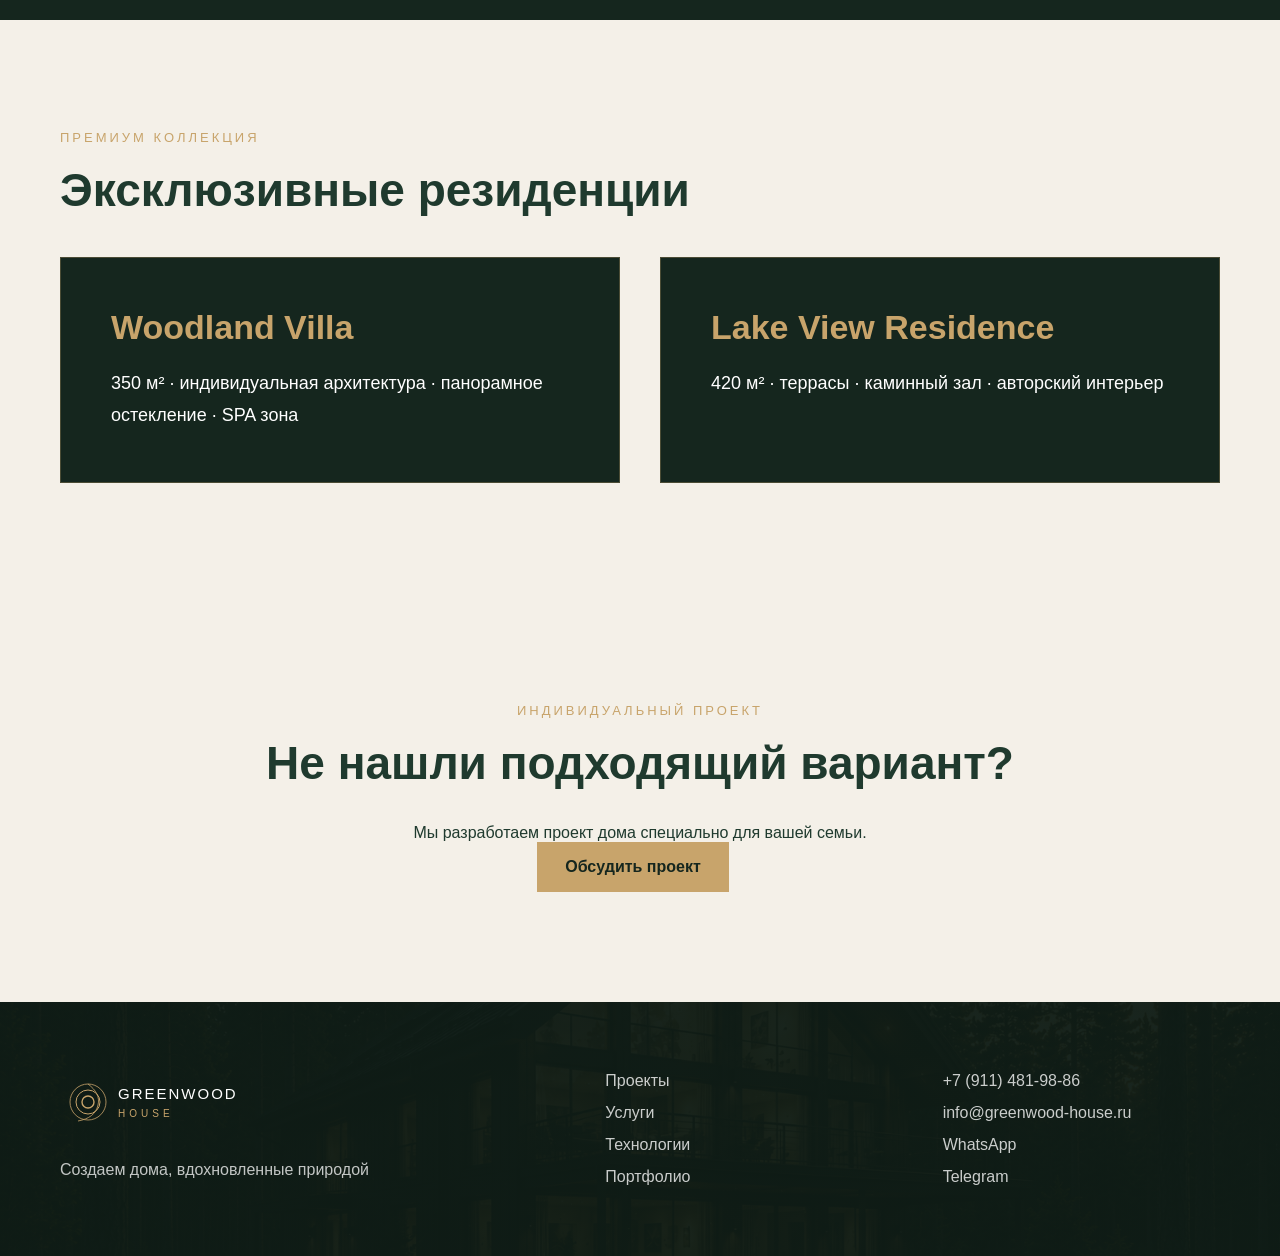
<file: projects.html>
<!DOCTYPE html>

<html lang="ru">
<head>
<meta charset="UTF-8">
<meta name="viewport" content="width=device-width, initial-scale=1.0">
<title>Проекты домов — GREENWOOD HOUSE</title>
<link rel="stylesheet" href="style.css">
<link rel="icon" type="image/svg+xml" href="favicon.svg">
</head>

<body>

<header class="header">
<a href="index.html" class="logo">
  <img src="logo.svg" alt="GREENWOOD HOUSE">
</a>

<nav>
  <a class="nav-link" href="index.html">Главная</a>
  <a class="nav-link" href="about.html">О компании</a>
  <a class="nav-link" href="projects.html">Проекты</a>
  <a class="nav-link" href="services.html">Услуги</a>
  <a class="nav-link" href="technologies.html">Технологии</a>
  <a class="nav-link" href="portfolio.html">Портфолио</a>
  <a class="nav-link" href="blog.html">Блог</a>
  <a class="nav-link" href="contacts.html">Контакты</a>
</nav>
</header>

<section class="page-hero projects-hero">

<div class="page-hero-content">

<p class="label">Каталог проектов</p>

<h1>
Премиальные эко-дома для комфортной жизни
</h1>

<p>
Выберите проект, который станет основой
вашего будущего дома.
</p>

</div>

</section>

<section class="section">

<p class="label">Коллекция</p>

<h2>Одноэтажные дома</h2>

<div class="projects">

<div class="project">
<div class="project-img img1"></div>
<h3>Forest Residence</h3>
<p>140 м² · от 11 900 000 ₽</p>
</div>

<div class="project">
<div class="project-img img2"></div>
<h3>Eco Horizon</h3>
<p>170 м² · от 13 700 000 ₽</p>
</div>

</div>

</section>

<section class="section dark">

<p class="label">Коллекция</p>

<h2>Двухэтажные дома</h2>

<div class="projects">

<div class="project">
<div class="project-img img3"></div>
<h3>Northern Light</h3>
<p>240 м² · от 21 500 000 ₽</p>
</div>

<div class="project">
<div class="project-img img4"></div>
<h3>Harmony Residence</h3>
<p>280 м² · от 24 800 000 ₽</p>
</div>

</div>

</section>

<section class="section">

<p class="label">Барнхаусы</p>

<h2>Современная архитектура</h2>

<div class="cards">

<div class="card">
<h3>Barn Premium</h3>
<p>160 м² · Панорамное остекление</p>
</div>

<div class="card">
<h3>Barn Forest</h3>
<p>180 м² · Второй свет</p>
</div>

<div class="card">
<h3>Barn Black</h3>
<p>200 м² · Авторский дизайн</p>
</div>

</div>

</section>

<section class="section dark">

<p class="label">Модульные дома</p>

<h2>Быстрое строительство</h2>

<div class="cards">

<div class="card">
<h3>Smart Eco 90</h3>
<p>90 м² · от 6 800 000 ₽</p>
</div>

<div class="card">
<h3>Smart Eco 120</h3>
<p>120 м² · от 8 900 000 ₽</p>
</div>

<div class="card">
<h3>Smart Eco 150</h3>
<p>150 м² · от 10 900 000 ₽</p>
</div>

</div>

</section>

<section class="section">

<p class="label">Премиум коллекция</p>

<h2>Эксклюзивные резиденции</h2>

<div class="premium-grid">

<div>
<h3>Woodland Villa</h3>
<p>
350 м² · индивидуальная архитектура ·
панорамное остекление · SPA зона
</p>
</div>

<div>
<h3>Lake View Residence</h3>
<p>
420 м² · террасы · каминный зал ·
авторский интерьер
</p>
</div>

</div>

</section>

<section class="section contacts">

<p class="label">Индивидуальный проект</p>

<h2>
Не нашли подходящий вариант?
</h2>

<p>
Мы разработаем проект дома специально для вашей семьи.
</p>

<a href="contacts.html" class="btn">
Обсудить проект
</a>

</section>

<footer class="footer premium-footer">
  <div class="footer-brand">
    <a href="index.html" class="footer-logo">
      <img src="logo.svg" alt="GREENWOOD HOUSE">
    </a>
    <p>Создаем дома, вдохновленные природой</p>
  </div>

  <div class="footer-nav">
    <a href="projects.html">Проекты</a>
    <a href="services.html">Услуги</a>
    <a href="technologies.html">Технологии</a>
    <a href="portfolio.html">Портфолио</a>
  </div>

  <div class="footer-contacts">
    <a href="tel:+79114819886">+7 (911) 481-98-86</a>
    <a href="mailto:info@greenwood-house.ru">info@greenwood-house.ru</a>
    <a href="https://wa.me/79114819886" target="_blank">WhatsApp</a>
    <a href="https://t.me/greenwood_house" target="_blank">Telegram</a>
  </div>
</footer>

<script src="script.js"></script>

<a href="https://wa.me/79114819886"
   class="whatsapp-float"
   target="_blank">
  WA
</a>

<a href="https://t.me/greenwood_house"
   class="telegram-float"
   target="_blank">
  TG
</a>

</body>
</html>
</file>
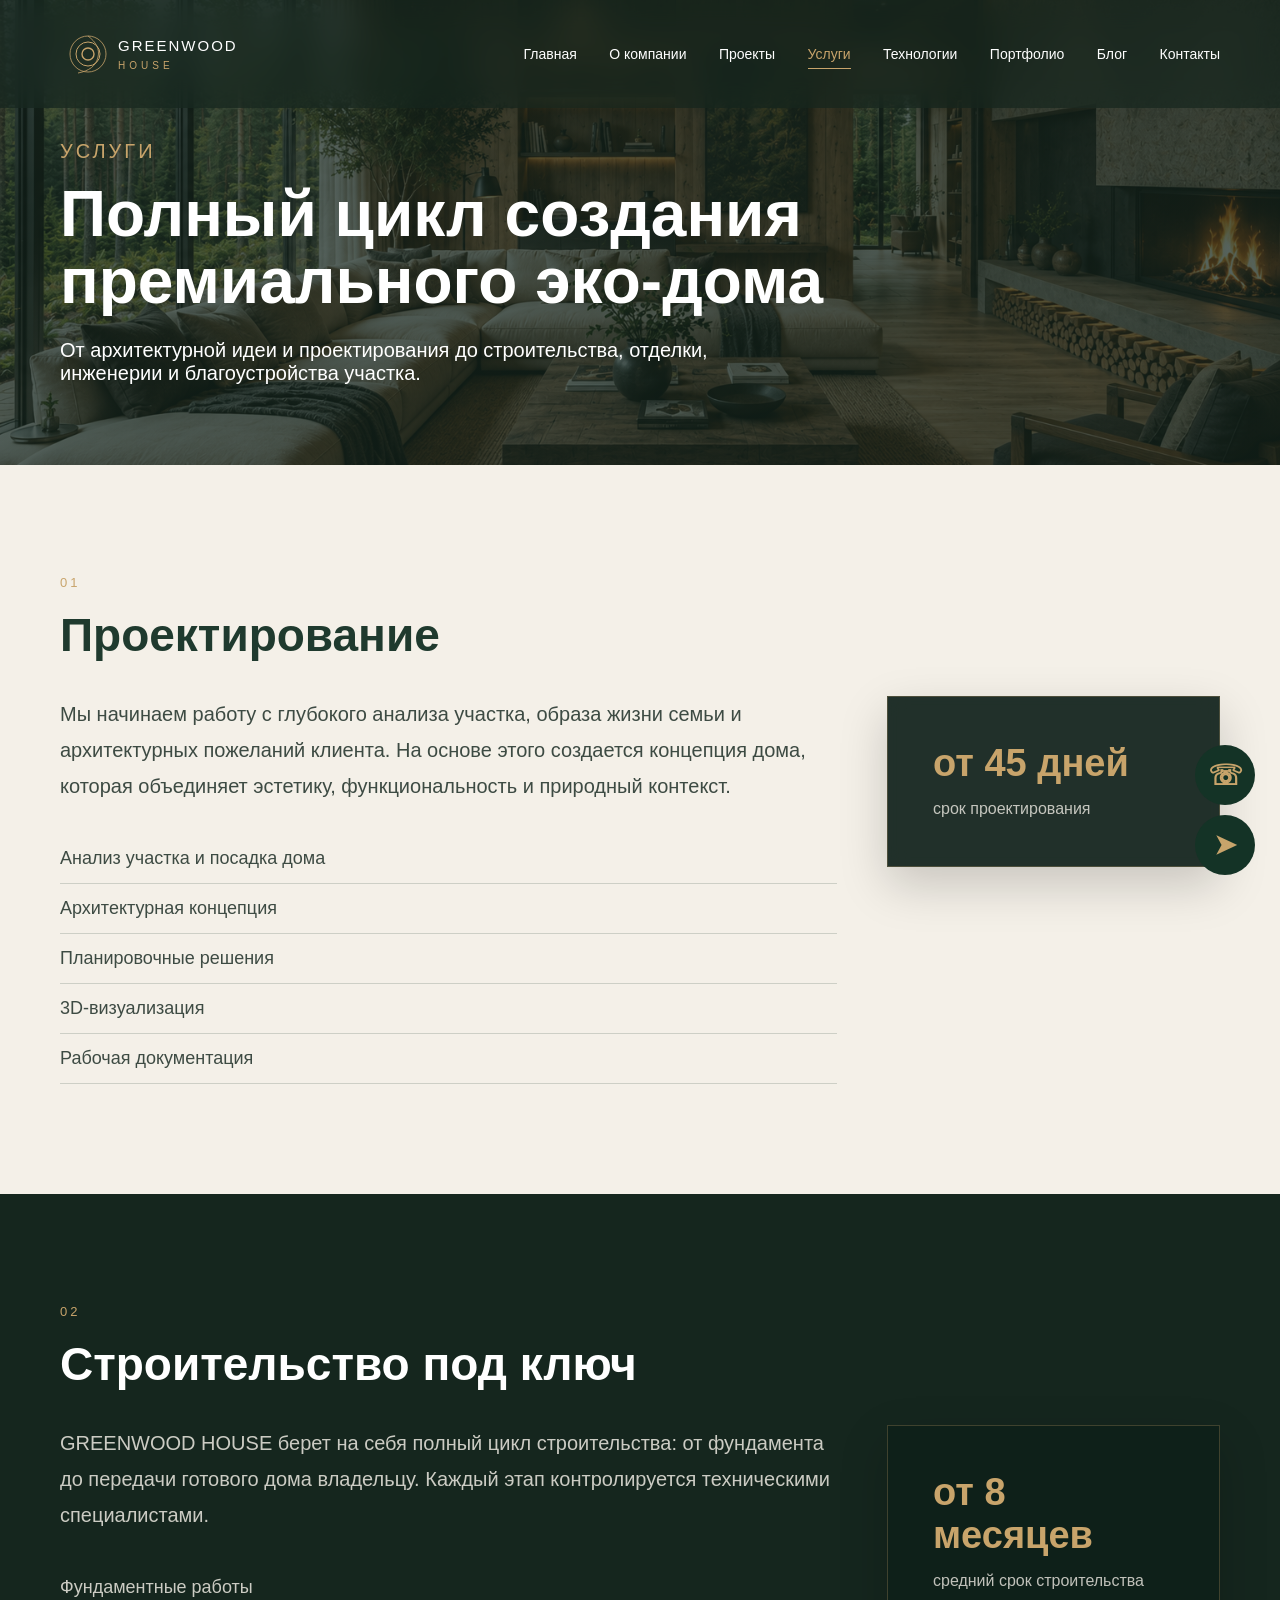
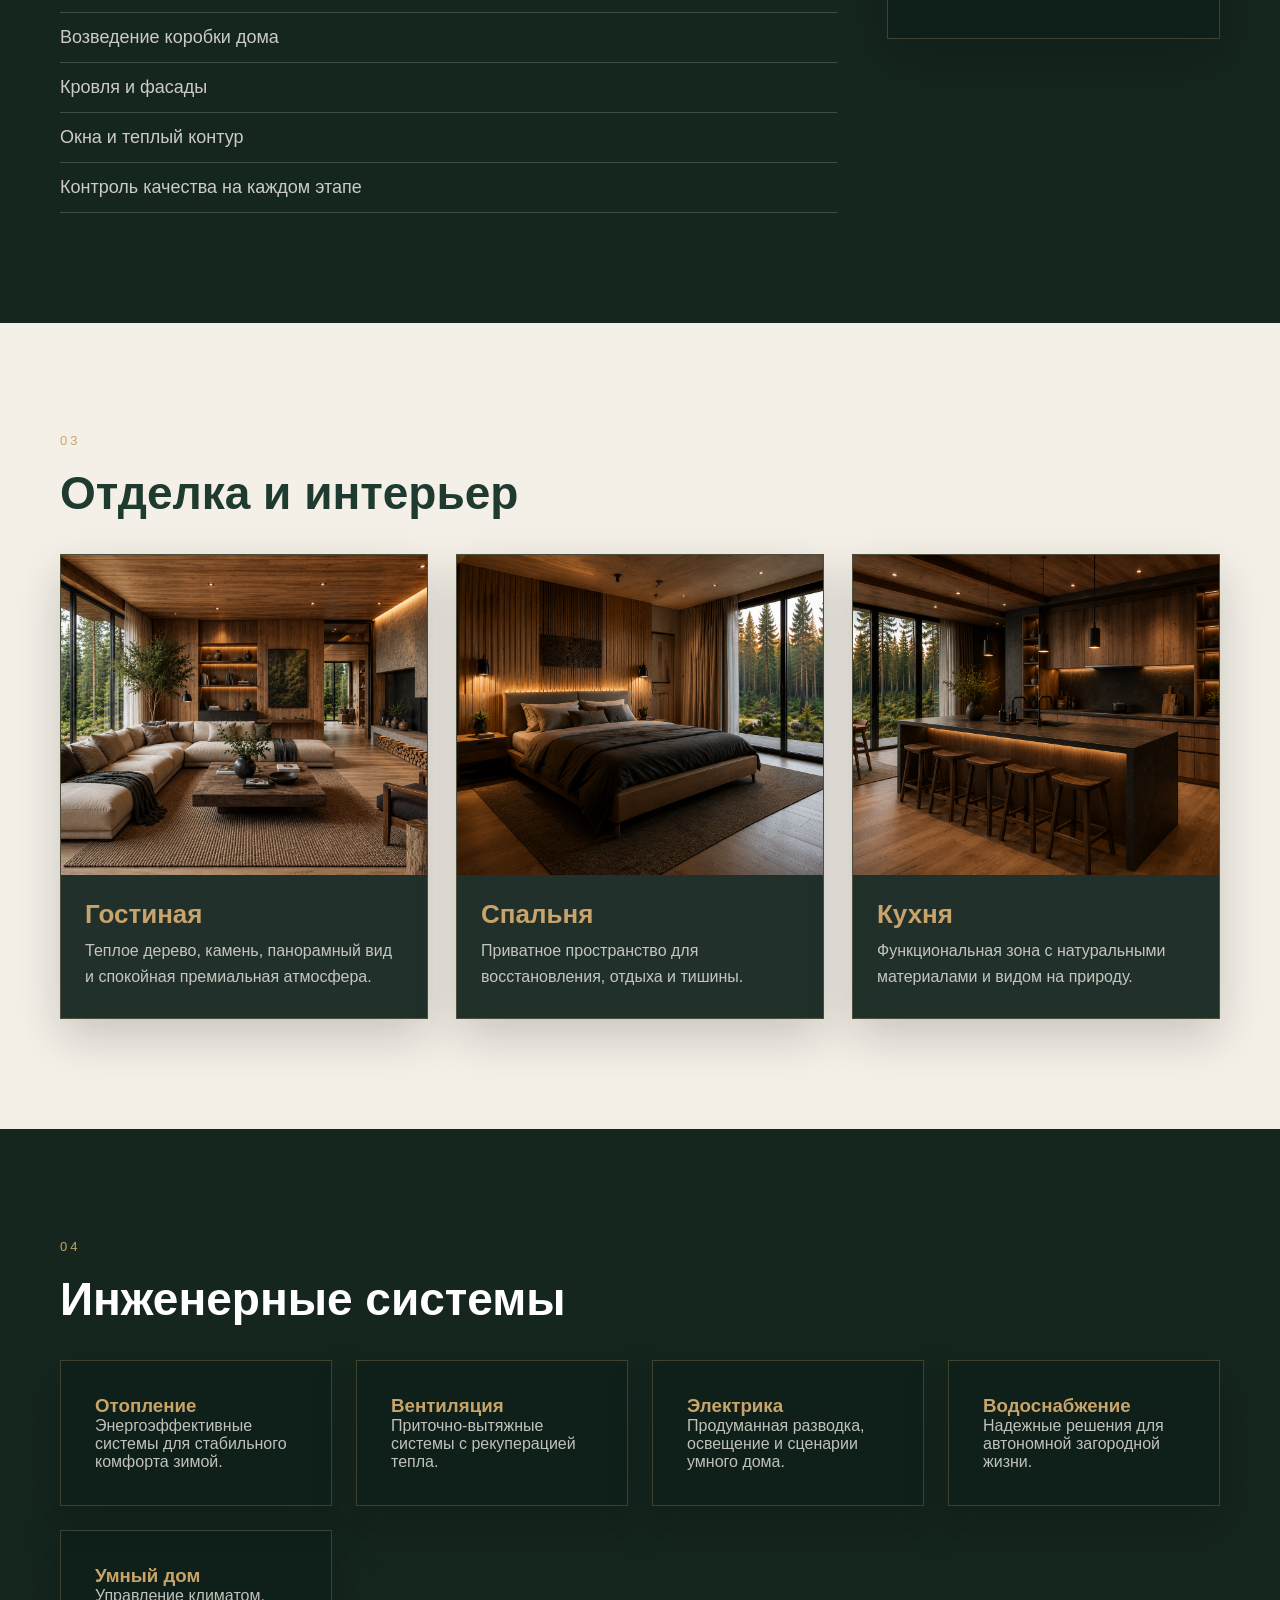
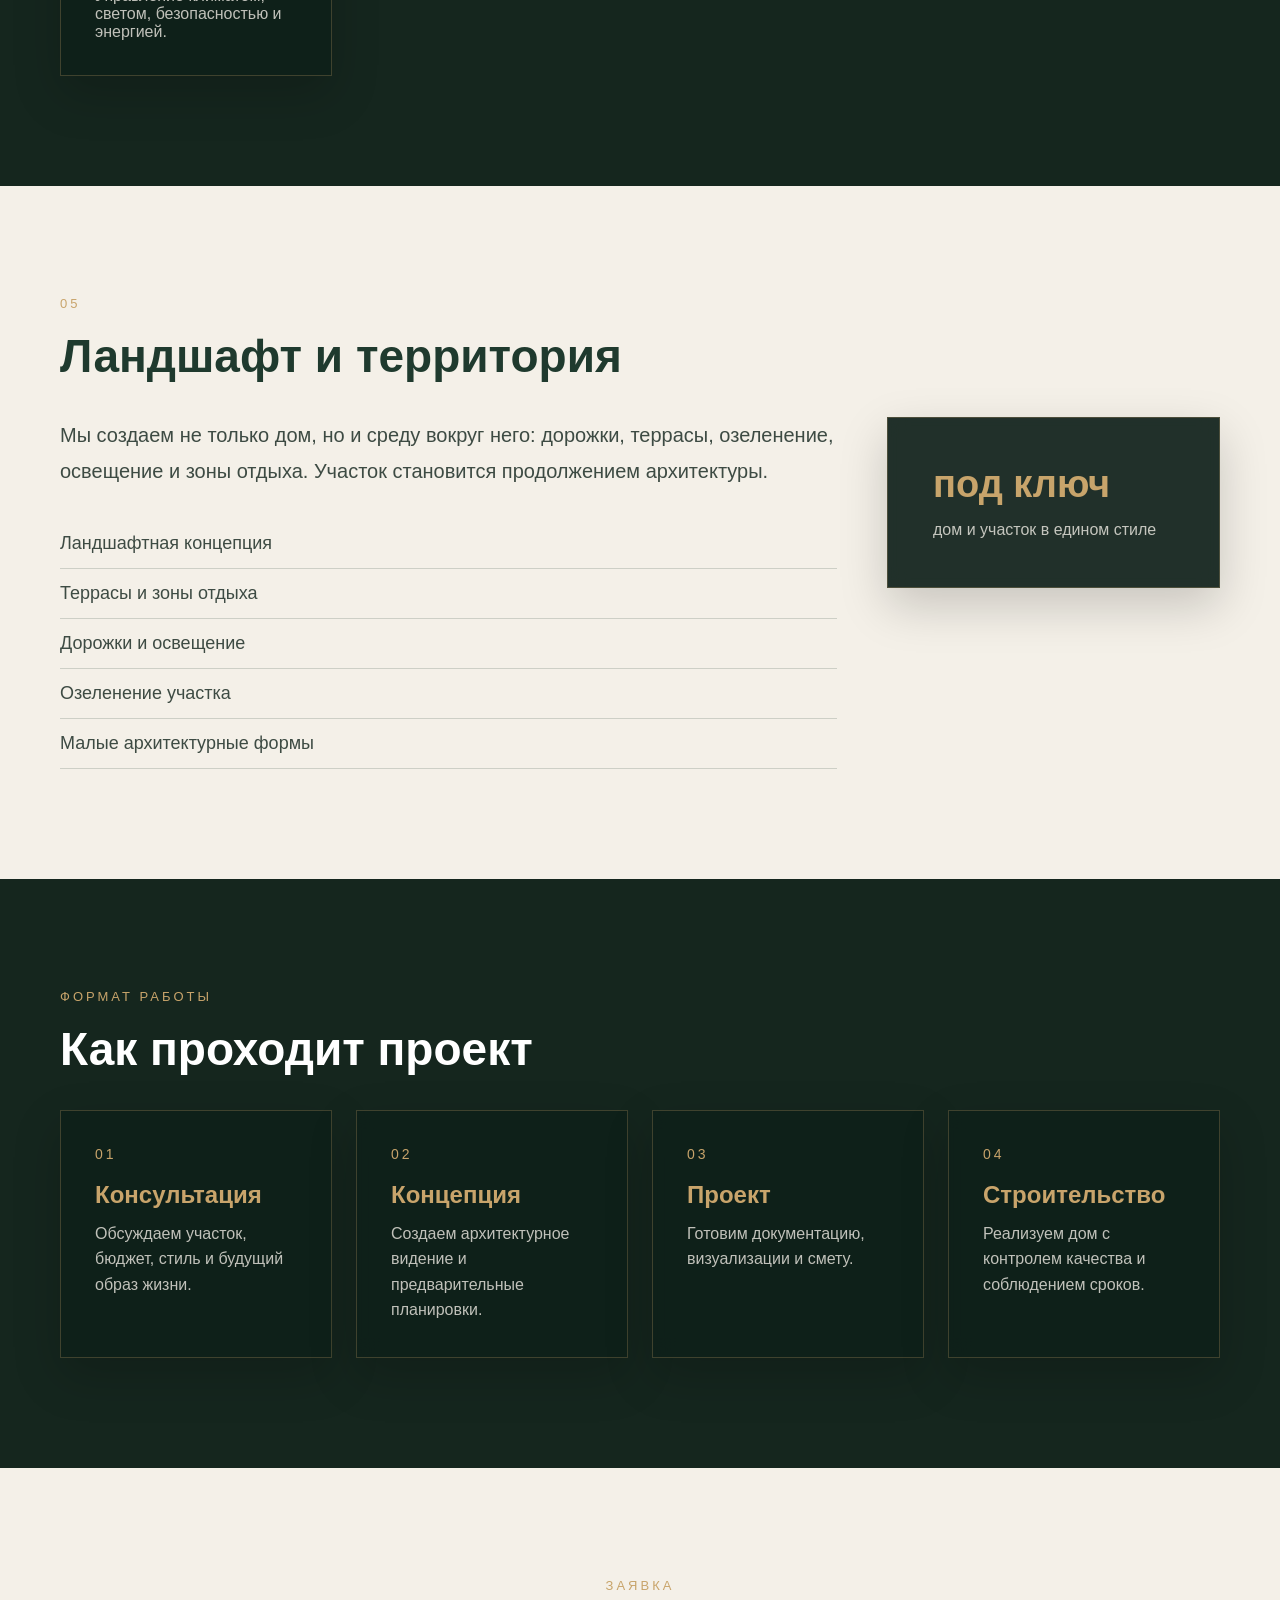
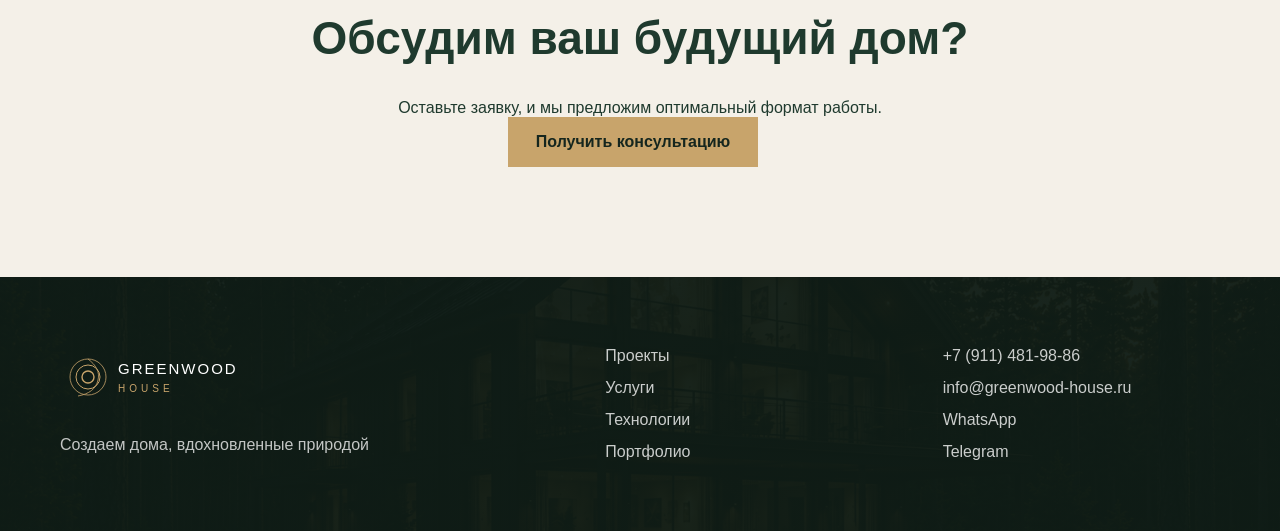
<file: services.html>
<!DOCTYPE html>

<html lang="ru">
<head>
  <meta charset="UTF-8" />
  <meta name="viewport" content="width=device-width, initial-scale=1.0" />
  <title>Услуги — GREENWOOD HOUSE</title>
  <link rel="stylesheet" href="style.css" />
  <link rel="icon" type="image/svg+xml" href="favicon.svg">
</head>
<body>

<header class="header">
  <a href="index.html" class="logo">
    <img src="logo.svg" alt="GREENWOOD HOUSE">
  </a>

  <nav>
    <a class="nav-link" href="index.html">Главная</a>
    <a class="nav-link" href="about.html">О компании</a>
    <a class="nav-link" href="projects.html">Проекты</a>
    <a class="nav-link" href="services.html">Услуги</a>
    <a class="nav-link" href="technologies.html">Технологии</a>
    <a class="nav-link" href="portfolio.html">Портфолио</a>
    <a class="nav-link" href="blog.html">Блог</a>
    <a class="nav-link" href="contacts.html">Контакты</a>
  </nav>
</header>

<section class="page-hero services-hero">
  <div class="page-hero-content">
    <p class="label">Услуги</p>
    <h1>Полный цикл создания премиального эко-дома</h1>
    <p>
      От архитектурной идеи и проектирования до строительства,
      отделки, инженерии и благоустройства участка.
    </p>
  </div>
</section>

<section class="section">
  <p class="label">01</p>
  <h2>Проектирование</h2>

  <div class="service-row">
    <div class="service-text">
      <p>
        Мы начинаем работу с глубокого анализа участка, образа жизни семьи
        и архитектурных пожеланий клиента. На основе этого создается концепция
        дома, которая объединяет эстетику, функциональность и природный контекст.
      </p>

  <ul>
    <li>Анализ участка и посадка дома</li>
    <li>Архитектурная концепция</li>
    <li>Планировочные решения</li>
    <li>3D-визуализация</li>
    <li>Рабочая документация</li>
  </ul>
</div>

<div class="service-card">
  <strong>от 45 дней</strong>
  <span>срок проектирования</span>
</div>

  </div>
</section>

<section class="section dark">
  <p class="label">02</p>
  <h2>Строительство под ключ</h2>

  <div class="service-row">
    <div class="service-text">
      <p>
        GREENWOOD HOUSE берет на себя полный цикл строительства:
        от фундамента до передачи готового дома владельцу.
        Каждый этап контролируется техническими специалистами.
      </p>

  <ul>
    <li>Фундаментные работы</li>
    <li>Возведение коробки дома</li>
    <li>Кровля и фасады</li>
    <li>Окна и теплый контур</li>
    <li>Контроль качества на каждом этапе</li>
  </ul>
</div>

<div class="service-card">
  <strong>от 8 месяцев</strong>
  <span>средний срок строительства</span>
</div>

  </div>
</section>

<section class="section">
  <p class="label">03</p>
  <h2>Отделка и интерьер</h2>

  <div class="interior-grid">
    <div class="interior-card">
      <img src="images/interior-living-room.jpg" alt="Гостиная в эко-доме">
      <h3>Гостиная</h3>
      <p>Теплое дерево, камень, панорамный вид и спокойная премиальная атмосфера.</p>
    </div>

<div class="interior-card">
  <img src="images/interior-bedroom.jpg" alt="Спальня в эко-доме">
  <h3>Спальня</h3>
  <p>Приватное пространство для восстановления, отдыха и тишины.</p>
</div>

<div class="interior-card">
  <img src="images/interior-kitchen.jpg" alt="Кухня в эко-доме">
  <h3>Кухня</h3>
  <p>Функциональная зона с натуральными материалами и видом на природу.</p>
</div>

  </div>
</section>

<section class="section dark">
  <p class="label">04</p>
  <h2>Инженерные системы</h2>

  <div class="cards">
    <div class="card">
      <h3>Отопление</h3>
      <p>Энергоэффективные системы для стабильного комфорта зимой.</p>
    </div>

<div class="card">
  <h3>Вентиляция</h3>
  <p>Приточно-вытяжные системы с рекуперацией тепла.</p>
</div>

<div class="card">
  <h3>Электрика</h3>
  <p>Продуманная разводка, освещение и сценарии умного дома.</p>
</div>

<div class="card">
  <h3>Водоснабжение</h3>
  <p>Надежные решения для автономной загородной жизни.</p>
</div>

<div class="card">
  <h3>Умный дом</h3>
  <p>Управление климатом, светом, безопасностью и энергией.</p>
</div>

  </div>
</section>

<section class="section">
  <p class="label">05</p>
  <h2>Ландшафт и территория</h2>

  <div class="service-row">
    <div class="service-text">
      <p>
        Мы создаем не только дом, но и среду вокруг него:
        дорожки, террасы, озеленение, освещение и зоны отдыха.
        Участок становится продолжением архитектуры.
      </p>

  <ul>
    <li>Ландшафтная концепция</li>
    <li>Террасы и зоны отдыха</li>
    <li>Дорожки и освещение</li>
    <li>Озеленение участка</li>
    <li>Малые архитектурные формы</li>
  </ul>
</div>

<div class="service-card">
  <strong>под ключ</strong>
  <span>дом и участок в едином стиле</span>
</div>

  </div>
</section>

<section class="section dark">
  <p class="label">Формат работы</p>
  <h2>Как проходит проект</h2>

  <div class="steps">
    <div>
      <span>01</span>
      <h3>Консультация</h3>
      <p>Обсуждаем участок, бюджет, стиль и будущий образ жизни.</p>
    </div>

<div>
  <span>02</span>
  <h3>Концепция</h3>
  <p>Создаем архитектурное видение и предварительные планировки.</p>
</div>

<div>
  <span>03</span>
  <h3>Проект</h3>
  <p>Готовим документацию, визуализации и смету.</p>
</div>

<div>
  <span>04</span>
  <h3>Строительство</h3>
  <p>Реализуем дом с контролем качества и соблюдением сроков.</p>
</div>

  </div>
</section>

<section class="section contacts">
  <p class="label">Заявка</p>
  <h2>Обсудим ваш будущий дом?</h2>
  <p>Оставьте заявку, и мы предложим оптимальный формат работы.</p>

<a href="contacts.html" class="btn">Получить консультацию</a>

</section>

<footer class="footer premium-footer">
  <div class="footer-brand">
    <a href="index.html" class="footer-logo">
      <img src="logo.svg" alt="GREENWOOD HOUSE">
    </a>
    <p>Создаем дома, вдохновленные природой</p>
  </div>

  <div class="footer-nav">
    <a href="projects.html">Проекты</a>
    <a href="services.html">Услуги</a>
    <a href="technologies.html">Технологии</a>
    <a href="portfolio.html">Портфолио</a>
  </div>

  <div class="footer-contacts">
    <a href="tel:+79114819886">+7 (911) 481-98-86</a>
    <a href="mailto:info@greenwood-house.ru">info@greenwood-house.ru</a>
    <a href="https://wa.me/79114819886" target="_blank">WhatsApp</a>
    <a href="https://t.me/greenwood_house" target="_blank">Telegram</a>
  </div>
</footer>

<script src="script.js"></script>

<a href="https://wa.me/79114819886"
class="whatsapp-float"
target="_blank">
WA </a>

<a href="https://t.me/greenwood_house"
class="telegram-float"
target="_blank">
TG </a>

</body>
</html>
</file>
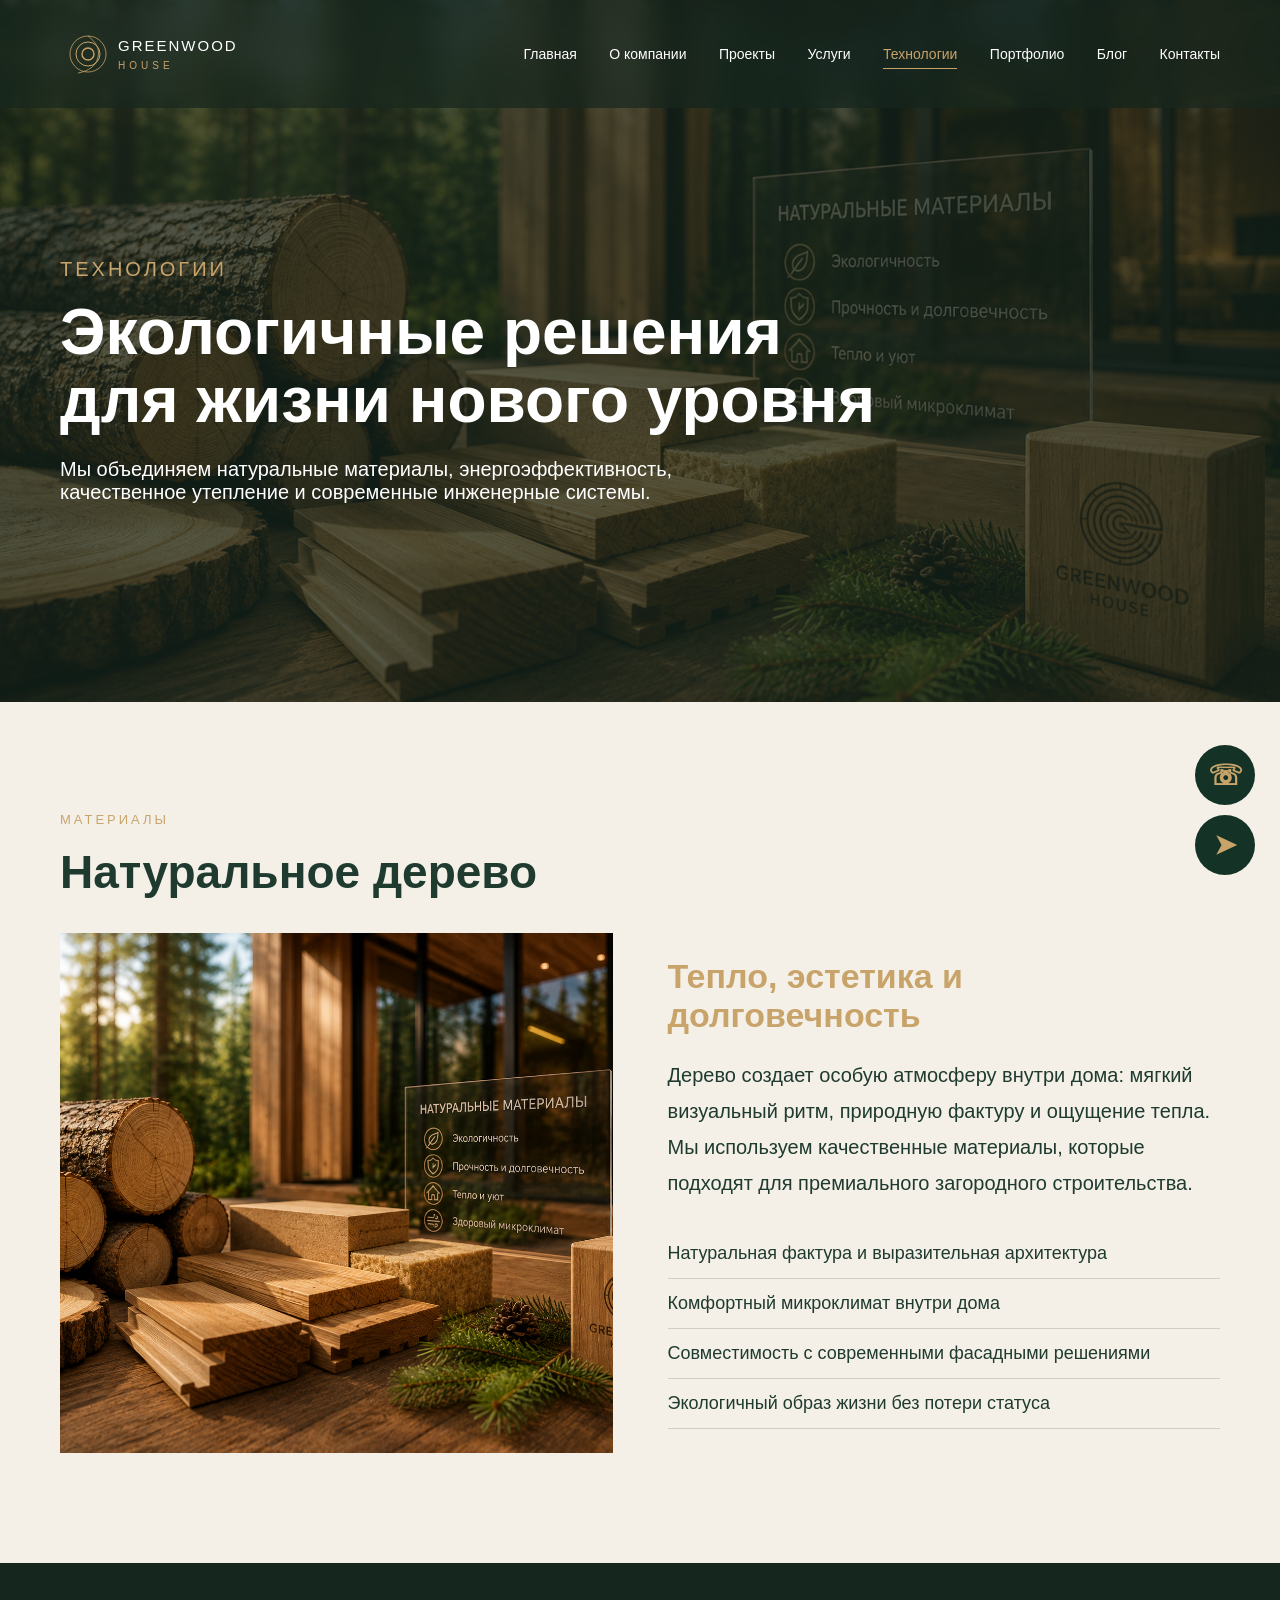
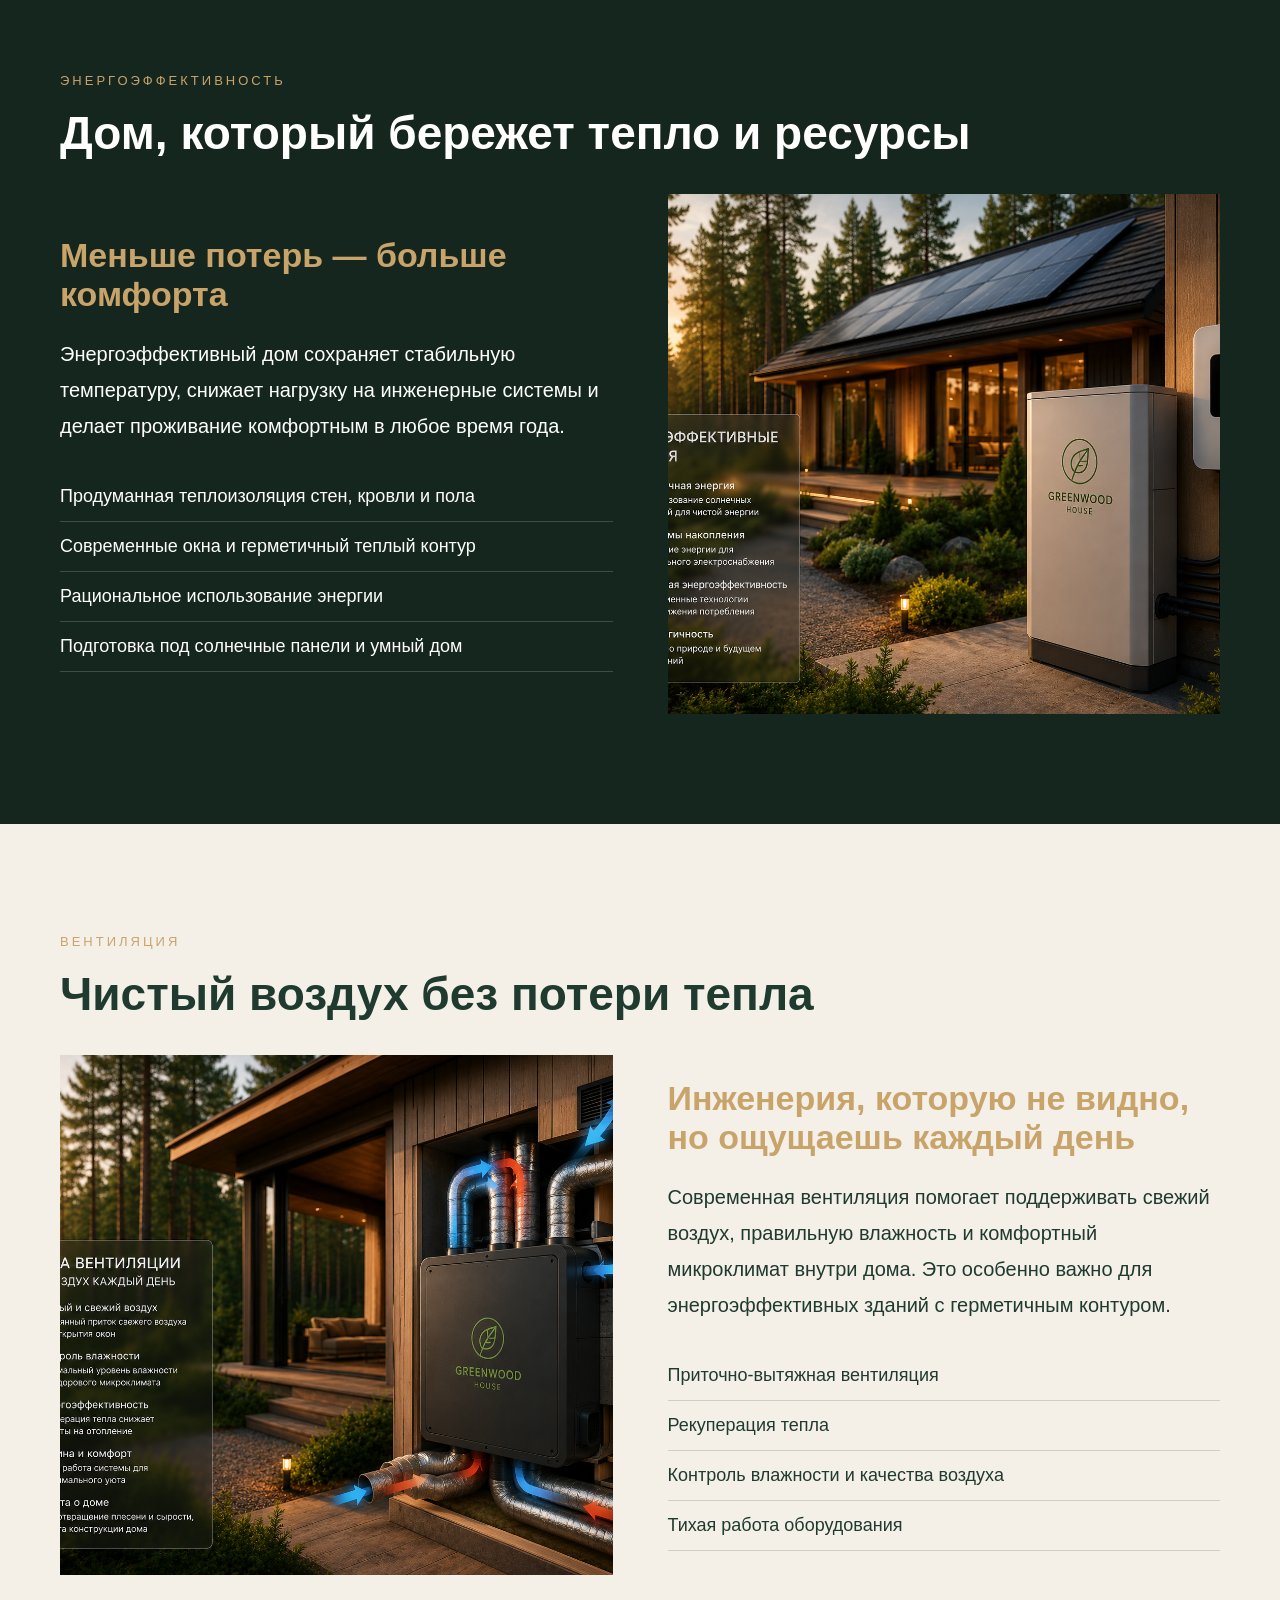
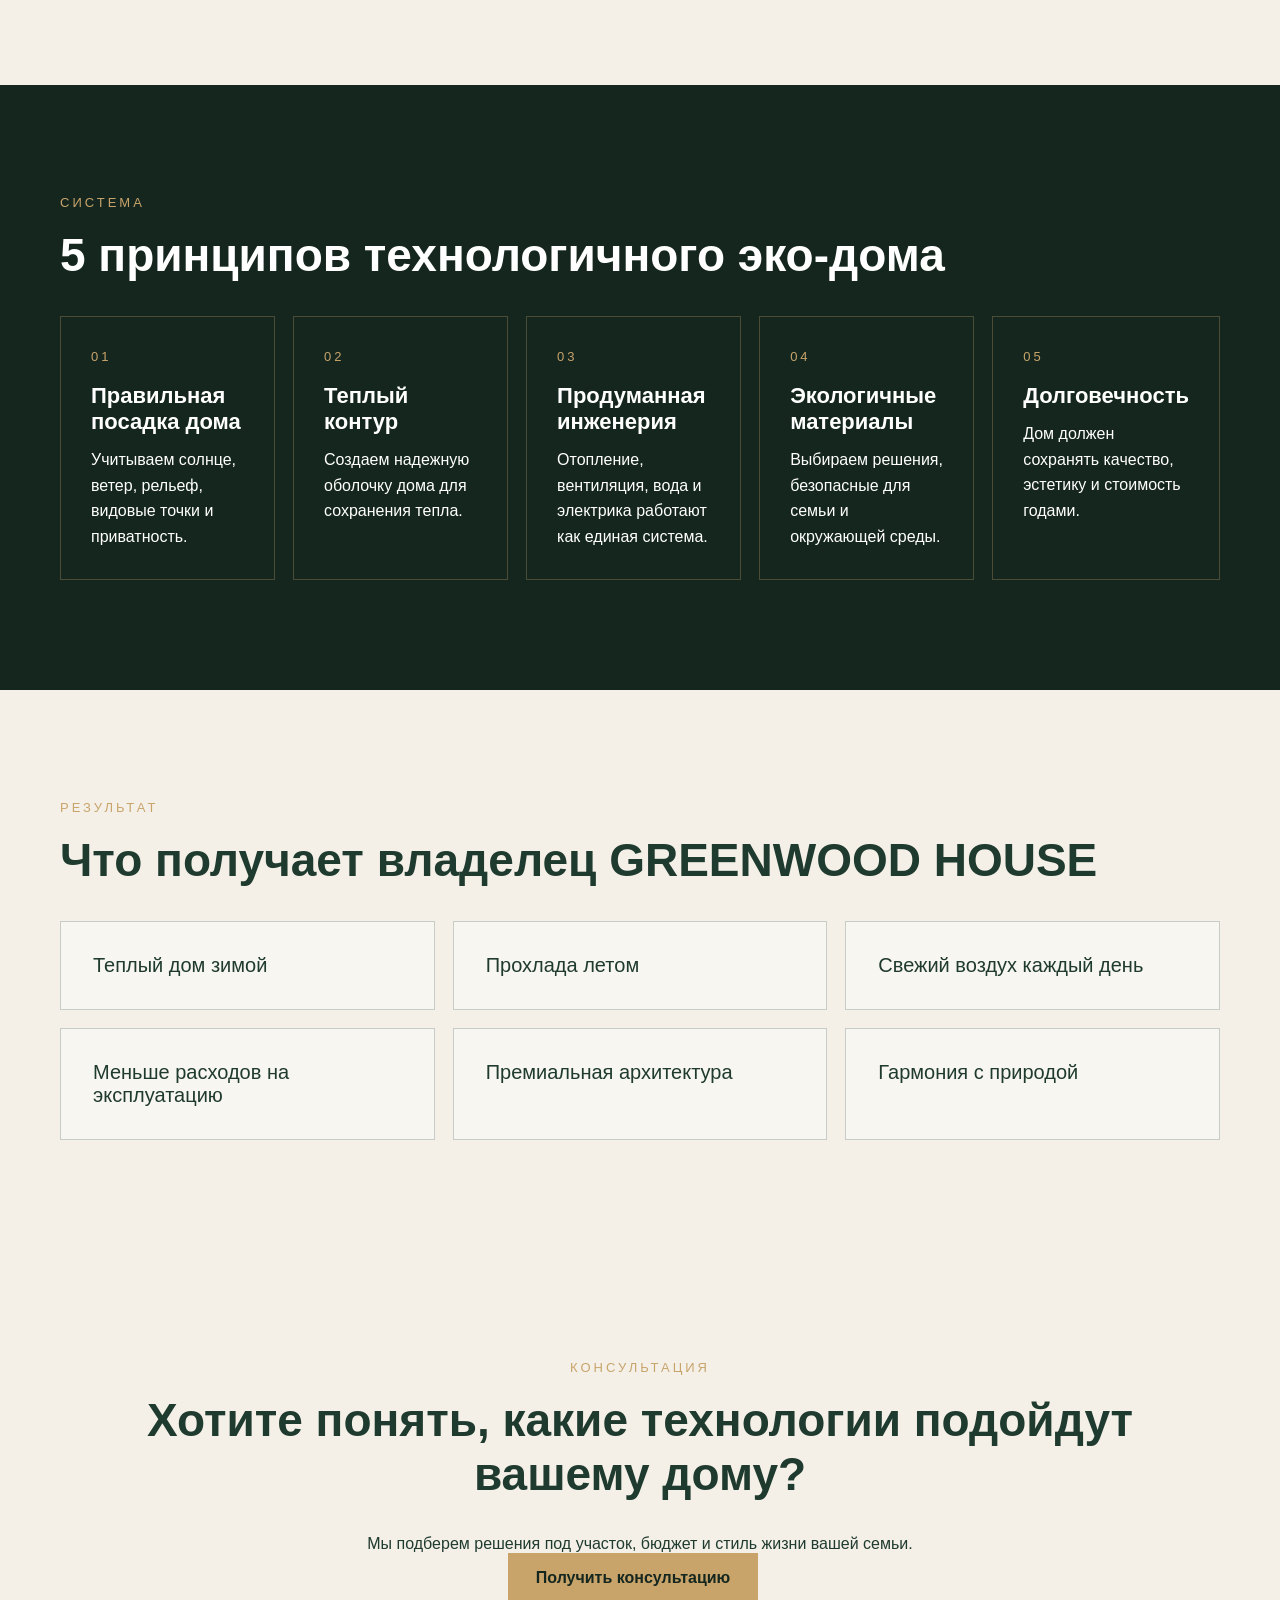
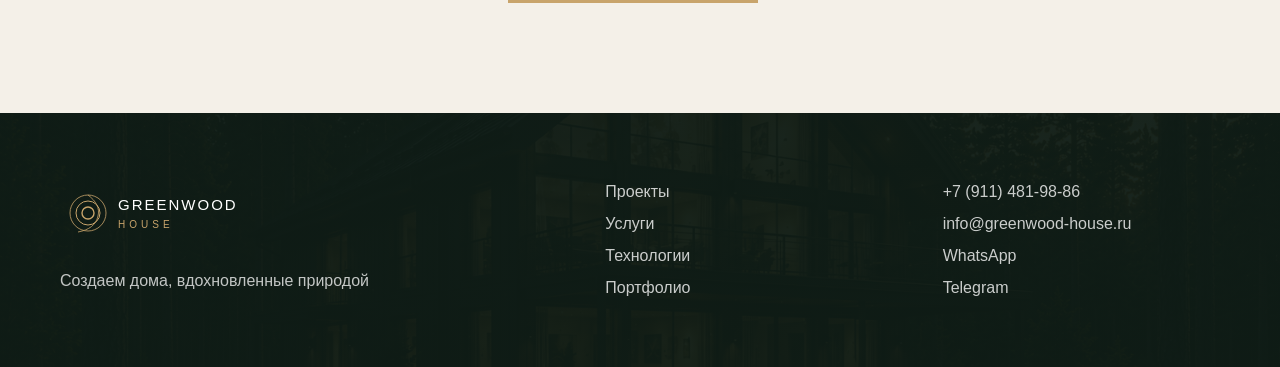
<file: technologies.html>
<!DOCTYPE html>
<html lang="ru">
<head>
  <meta charset="UTF-8" />
  <meta name="viewport" content="width=device-width, initial-scale=1.0" />
  <title>Технологии — GREENWOOD HOUSE</title>
  <link rel="stylesheet" href="style.css" />
  <link rel="icon" type="image/svg+xml" href="favicon.svg">
</head>
<body>

<header class="header">
  <a href="index.html" class="logo">
    <img src="logo.svg" alt="GREENWOOD HOUSE">
  </a>

  <nav>
    <a class="nav-link" href="index.html">Главная</a>
    <a class="nav-link" href="about.html">О компании</a>
    <a class="nav-link" href="projects.html">Проекты</a>
    <a class="nav-link" href="services.html">Услуги</a>
    <a class="nav-link" href="technologies.html">Технологии</a>
    <a class="nav-link" href="portfolio.html">Портфолио</a>
    <a class="nav-link" href="blog.html">Блог</a>
    <a class="nav-link" href="contacts.html">Контакты</a>
  </nav>
</header>

<section class="page-hero technologies-hero">
  <div class="page-hero-content">
    <p class="label">Технологии</p>
    <h1>Экологичные решения для жизни нового уровня</h1>
    <p>
      Мы объединяем натуральные материалы, энергоэффективность,
      качественное утепление и современные инженерные системы.
    </p>
  </div>
</section>

<section class="section">
  <p class="label">Материалы</p>
  <h2>Натуральное дерево</h2>

  <div class="technology-feature">
    <img src="images/technology-wood.jpg" alt="Натуральное дерево для строительства">

    <div>
      <h3>Тепло, эстетика и долговечность</h3>
      <p>
        Дерево создает особую атмосферу внутри дома: мягкий визуальный ритм,
        природную фактуру и ощущение тепла. Мы используем качественные
        материалы, которые подходят для премиального загородного строительства.
      </p>

      <ul>
        <li>Натуральная фактура и выразительная архитектура</li>
        <li>Комфортный микроклимат внутри дома</li>
        <li>Совместимость с современными фасадными решениями</li>
        <li>Экологичный образ жизни без потери статуса</li>
      </ul>
    </div>
  </div>
</section>

<section class="section dark">
  <p class="label">Энергоэффективность</p>
  <h2>Дом, который бережет тепло и ресурсы</h2>

  <div class="technology-feature reverse">
    <img src="images/technology-energy.jpg" alt="Энергоэффективный дом">

    <div>
      <h3>Меньше потерь — больше комфорта</h3>
      <p>
        Энергоэффективный дом сохраняет стабильную температуру,
        снижает нагрузку на инженерные системы и делает проживание
        комфортным в любое время года.
      </p>

      <ul>
        <li>Продуманная теплоизоляция стен, кровли и пола</li>
        <li>Современные окна и герметичный теплый контур</li>
        <li>Рациональное использование энергии</li>
        <li>Подготовка под солнечные панели и умный дом</li>
      </ul>
    </div>
  </div>
</section>

<section class="section">
  <p class="label">Вентиляция</p>
  <h2>Чистый воздух без потери тепла</h2>

  <div class="technology-feature">
    <img src="images/technology-ventilation.jpg" alt="Вентиляция с рекуперацией">

    <div>
      <h3>Инженерия, которую не видно, но ощущаешь каждый день</h3>
      <p>
        Современная вентиляция помогает поддерживать свежий воздух,
        правильную влажность и комфортный микроклимат внутри дома.
        Это особенно важно для энергоэффективных зданий с герметичным контуром.
      </p>

      <ul>
        <li>Приточно-вытяжная вентиляция</li>
        <li>Рекуперация тепла</li>
        <li>Контроль влажности и качества воздуха</li>
        <li>Тихая работа оборудования</li>
      </ul>
    </div>
  </div>
</section>

<section class="section dark">
  <p class="label">Система</p>
  <h2>5 принципов технологичного эко-дома</h2>

  <div class="tech-principles">
    <div>
      <span>01</span>
      <h3>Правильная посадка дома</h3>
      <p>Учитываем солнце, ветер, рельеф, видовые точки и приватность.</p>
    </div>

    <div>
      <span>02</span>
      <h3>Теплый контур</h3>
      <p>Создаем надежную оболочку дома для сохранения тепла.</p>
    </div>

    <div>
      <span>03</span>
      <h3>Продуманная инженерия</h3>
      <p>Отопление, вентиляция, вода и электрика работают как единая система.</p>
    </div>

    <div>
      <span>04</span>
      <h3>Экологичные материалы</h3>
      <p>Выбираем решения, безопасные для семьи и окружающей среды.</p>
    </div>

    <div>
      <span>05</span>
      <h3>Долговечность</h3>
      <p>Дом должен сохранять качество, эстетику и стоимость годами.</p>
    </div>
  </div>
</section>

<section class="section">
  <p class="label">Результат</p>
  <h2>Что получает владелец GREENWOOD HOUSE</h2>

  <div class="result-grid">
    <div>Теплый дом зимой</div>
    <div>Прохлада летом</div>
    <div>Свежий воздух каждый день</div>
    <div>Меньше расходов на эксплуатацию</div>
    <div>Премиальная архитектура</div>
    <div>Гармония с природой</div>
  </div>
</section>

<section class="section contacts">
  <p class="label">Консультация</p>
  <h2>Хотите понять, какие технологии подойдут вашему дому?</h2>
  <p>Мы подберем решения под участок, бюджет и стиль жизни вашей семьи.</p>

  <a href="contacts.html" class="btn">Получить консультацию</a>
</section>

<footer class="footer premium-footer">
  <div class="footer-brand">
    <a href="index.html" class="footer-logo">
      <img src="logo.svg" alt="GREENWOOD HOUSE">
    </a>
    <p>Создаем дома, вдохновленные природой</p>
  </div>

  <div class="footer-nav">
    <a href="projects.html">Проекты</a>
    <a href="services.html">Услуги</a>
    <a href="technologies.html">Технологии</a>
    <a href="portfolio.html">Портфолио</a>
  </div>

  <div class="footer-contacts">
    <a href="tel:+79114819886">+7 (911) 481-98-86</a>
    <a href="mailto:info@greenwood-house.ru">info@greenwood-house.ru</a>
    <a href="https://wa.me/79114819886" target="_blank">WhatsApp</a>
    <a href="https://t.me/greenwood_house" target="_blank">Telegram</a>
  </div>
</footer>

<script src="script.js"></script>

<a href="https://wa.me/79114819886"
   class="whatsapp-float"
   target="_blank">
  WA
</a>

<a href="https://t.me/greenwood_house"
   class="telegram-float"
   target="_blank">
  TG
</a>

</body>
</html>
</file>
<file: style.css>
* {
  margin: 0;
  padding: 0;
  box-sizing: border-box;
}

body {
  font-family: Arial, sans-serif;
  background: #f4f0e8;
  color: #1f3a2e;
}

.preloader {
  position: fixed;
  inset: 0;
  background: #15261e;
  z-index: 999;
  display: grid;
  place-items: center;
  color: #c8a46b;
  animation: hidePreloader 3s forwards;
}

.preloader h1 {
  text-align: center;
  letter-spacing: 8px;
  font-size: 34px;
}

.preloader span {
  font-size: 18px;
}

.rings {
  position: absolute;
  width: 140px;
  height: 140px;
  border: 1px solid #c8a46b;
  border-radius: 50%;
  animation: rings 2s infinite;
}

@keyframes rings {
  0% { transform: scale(0.3); opacity: 1; }
  100% { transform: scale(2); opacity: 0; }
}

@keyframes hidePreloader {
  0%, 80% { opacity: 1; visibility: visible; }
  100% { opacity: 0; visibility: hidden; }
}

.header {
  position: fixed;
  top: 0;
  width: 100%;
  padding: 24px 60px;
  display: flex;
  align-items: center;
  justify-content: space-between;
  z-index: 100;
  color: white;
  background: rgba(21, 38, 30, 0.65);
  backdrop-filter: blur(14px);
  transition: .35s ease;
}

.header-scrolled {
  padding: 14px 60px;
  background: rgba(15, 28, 22, .9);
  box-shadow: 0 18px 60px rgba(0,0,0,.22);
}

.logo {
  text-decoration: none;
  display: flex;
  align-items: center;
}

.logo img {
  width: 220px;
  height: auto;
  display: block;
}

.logo:hover img {
  filter: drop-shadow(0 0 12px rgba(200,164,107,.45));
}

nav a {
  color: white;
  text-decoration: none;
  margin-left: 28px;
  font-size: 14px;
  position: relative;
}

nav a::after {
  content: "";
  position: absolute;
  left: 0;
  bottom: -7px;
  width: 0;
  height: 1px;
  background: #c8a46b;
  transition: .35s ease;
}

nav a:hover::after,
.nav-link.active-link::after {
  width: 100%;
}

.nav-link.active-link {
  color: #c8a46b;
}

.hero {
  min-height: 100vh;
  background:
    linear-gradient(rgba(21, 38, 30, 0.65), rgba(21, 38, 30, 0.65)),
    url("images/hero.jpg");
  background-size: cover;
  background-position: center;
  display: flex;
  align-items: center;
  padding: 120px 60px;
  color: white;
}

.hero-content {
  max-width: 760px;
  animation: fadeUp 1.2s ease;
}

.label {
  color: #c8a46b;
  text-transform: uppercase;
  letter-spacing: 3px;
  font-size: 13px;
  margin-bottom: 18px;
}

h1 {
  font-size: 68px;
  line-height: 1.05;
  margin-bottom: 24px;
}

h2 {
  font-size: 46px;
  margin-bottom: 34px;
}

.hero p {
  font-size: 20px;
  max-width: 620px;
}

.buttons {
  margin-top: 36px;
}

.btn {
  display: inline-block;
  padding: 16px 28px;
  background: #c8a46b;
  color: #15261e;
  text-decoration: none;
  border: none;
  cursor: pointer;
  margin-right: 14px;
  font-weight: bold;
  transition: .35s ease;
}

.btn:hover {
  transform: translateY(-3px);
  box-shadow: 0 16px 40px rgba(200,164,107,.24);
}

.btn-outline {
  background: transparent;
  border: 1px solid #c8a46b;
  color: #c8a46b;
}

.section {
  padding: 110px 60px;
}

.dark {
  background: #15261e;
  color: white;
}

.cards {
  display: grid;
  grid-template-columns: repeat(5, 1fr);
  gap: 18px;
}

.card {
  padding: 34px;
  background: rgba(255, 255, 255, 0.08);
  border: 1px solid rgba(200, 164, 107, 0.25);
  min-height: 140px;
  transition: 0.4s;
}

.card:hover {
  transform: translateY(-8px);
  border-color: #c8a46b;
  box-shadow: 0 24px 70px rgba(0,0,0,.22);
}

.projects {
  display: grid;
  grid-template-columns: repeat(4, 1fr);
  gap: 24px;
}

.project {
  background: rgba(255, 255, 255, 0.08);
  overflow: hidden;
  transition: .45s ease;
}

.project:hover {
  box-shadow: 0 24px 70px rgba(0,0,0,.22);
}

.project-img {
  height: 320px;
  background-size: cover;
  background-position: center;
  transition: 0.5s;
}

.project:hover .project-img {
  transform: scale(1.05);
}

.img1 { background-image: url("images/project-2.jpg"); }
.img2 { background-image: url("images/project-3.jpg"); }
.img3 { background-image: url("images/project-1.jpg"); }
.img4 { background-image: url("images/project-4.jpg"); }

.project h3 {
  padding: 24px 24px 8px;
  font-size: 24px;
}

.project p {
  padding: 0 24px 24px;
  color: #c8a46b;
}

.about {
  display: grid;
  grid-template-columns: 1.1fr 0.9fr;
  gap: 60px;
  align-items: center;
}

.about p {
  font-size: 20px;
  line-height: 1.7;
}

blockquote {
  margin-top: 30px;
  font-size: 26px;
  color: #365b43;
}

.founder {
  height: 540px;
  background: url("images/founder.jpg") center/cover;
}

.contacts {
  text-align: center;
}

form {
  max-width: 620px;
  margin: 40px auto;
  display: grid;
  gap: 14px;
}

input,
textarea {
  padding: 18px;
  border: 1px solid #c9a27c;
  background: transparent;
  font-size: 16px;
}

textarea {
  min-height: 130px;
}

.phone {
  font-size: 28px;
  color: #1f3a2e;
  font-weight: bold;
}

@keyframes fadeUp {
  from { opacity: 0; transform: translateY(35px); }
  to { opacity: 1; transform: translateY(0); }
}

/* PAGE HERO */

.page-hero {
  min-height: 78vh;
  padding: 140px 60px 80px;
  display: flex;
  align-items: center;
  color: white;
  background-size: cover;
  background-position: center;
}

.about-hero {
  background:
    linear-gradient(rgba(21, 38, 30, 0.7), rgba(21, 38, 30, 0.7)),
    url("images/hero.jpg");
}

.projects-hero {
  background:
    linear-gradient(rgba(21,38,30,.75),rgba(21,38,30,.75)),
    url("images/project-1.jpg");
  background-size: cover;
  background-position: center;
}

.services-hero {
  background:
    linear-gradient(rgba(21,38,30,.72), rgba(21,38,30,.72)),
    url("images/interior-living-room.jpg");

  background-size: cover;
  background-position: center;

  min-height: 35vh;
}

.technologies-hero {
  background:
    linear-gradient(rgba(21,38,30,.72), rgba(21,38,30,.72)),
    url("images/technology-wood.jpg");
  background-size: cover;
  background-position: center;
}

.portfolio-hero {
  background:
    linear-gradient(rgba(21,38,30,.72), rgba(21,38,30,.72)),
    url("images/portfolio-1.jpg");
  background-size: cover;
  background-position: center;
}

.blog-hero {
  background:
    linear-gradient(rgba(21,38,30,.72), rgba(21,38,30,.72)),
    url("images/blog-1.jpg");
  background-size: cover;
  background-position: center;
}

.contacts-hero {
  background:
    linear-gradient(rgba(21,38,30,.72), rgba(21,38,30,.72)),
    url("images/hero.jpg");
  background-size: cover;
  background-position: center;
}

.page-hero-content {
  max-width: 850px;
  animation: fadeUp 1s ease;
}

.page-hero h1 {
  font-size: 64px;
  line-height: 1.05;
}

.page-hero p {
  font-size: 20px;
  max-width: 680px;
}

/* ABOUT */

.text-grid {
  display: grid;
  grid-template-columns: 1fr 1fr;
  gap: 60px;
}

.text-grid p {
  font-size: 20px;
  line-height: 1.7;
}

.stats {
  display: grid;
  grid-template-columns: repeat(4, 1fr);
  gap: 24px;
}

.stats div {
  border: 1px solid rgba(200, 164, 107, 0.35);
  padding: 36px;
}

.stats strong {
  display: block;
  color: #c8a46b;
  font-size: 42px;
  margin-bottom: 12px;
}

.stats span {
  font-size: 16px;
}

/* PROJECTS */

.premium-grid {
  display: grid;
  grid-template-columns: 1fr 1fr;
  gap: 40px;
  margin-top: 40px;
}

.premium-grid div {
  padding: 50px;
  border: 1px solid rgba(200,164,107,.3);
  background: #15261e;
  color: white;
}

.premium-grid h3 {
  font-size: 34px;
  margin-bottom: 20px;
  color: #c8a46b;
}

.premium-grid p {
  line-height: 1.8;
  font-size: 18px;
}

/* SERVICES */

.service-row {
  display: grid;
  grid-template-columns: 1.4fr .6fr;
  gap: 50px;
  align-items: start;
}

.service-text p {
  font-size: 20px;
  line-height: 1.8;
  margin-bottom: 30px;
}

.service-text ul {
  list-style: none;
}

.service-text li {
  padding: 14px 0;
  border-bottom: 1px solid rgba(31, 58, 46, .18);
  font-size: 18px;
}

.dark .service-text li {
  border-bottom: 1px solid rgba(255, 255, 255, .18);
}

.service-card {
  padding: 45px;
  border: 1px solid rgba(200, 164, 107, .45);
  background: rgba(200, 164, 107, .08);
}

.service-card strong {
  display: block;
  font-size: 38px;
  color: #c8a46b;
  margin-bottom: 12px;
}

.service-card span {
  font-size: 16px;
  line-height: 1.5;
}

.interior-grid {
  display: grid;
  grid-template-columns: repeat(3, 1fr);
  gap: 28px;
}

.interior-card {
  background: #15261e;
  color: white;
  overflow: hidden;
  transition: .45s ease;
}

.interior-card:hover {
  box-shadow: 0 24px 70px rgba(0,0,0,.22);
}

.interior-card img {
  width: 100%;
  height: 320px;
  object-fit: cover;
  display: block;
  transition: .5s;
}

.interior-card:hover img {
  transform: scale(1.05);
}

.interior-card h3 {
  padding: 24px 24px 8px;
  font-size: 26px;
  color: #c8a46b;
}

.interior-card p {
  padding: 0 24px 28px;
  line-height: 1.6;
}

.steps {
  display: grid;
  grid-template-columns: repeat(4, 1fr);
  gap: 24px;
}

.steps div {
  padding: 34px;
  border: 1px solid rgba(200, 164, 107, .3);
}

.steps span {
  color: #c8a46b;
  font-size: 14px;
  letter-spacing: 3px;
}

.steps h3 {
  margin: 18px 0 12px;
  font-size: 24px;
}

.steps p {
  line-height: 1.6;
}

/* TECHNOLOGIES */

.technology-feature {
  display: grid;
  grid-template-columns: 1fr 1fr;
  gap: 55px;
  align-items: center;
}

.technology-feature.reverse img {
  order: 2;
}

.technology-feature img {
  width: 100%;
  height: 520px;
  object-fit: cover;
}

.technology-feature h3 {
  font-size: 34px;
  margin-bottom: 22px;
  color: #c8a46b;
}

.technology-feature p {
  font-size: 20px;
  line-height: 1.8;
  margin-bottom: 28px;
}

.technology-feature ul {
  list-style: none;
}

.technology-feature li {
  padding: 14px 0;
  border-bottom: 1px solid rgba(31, 58, 46, .18);
  font-size: 18px;
}

.dark .technology-feature li {
  border-bottom: 1px solid rgba(255,255,255,.18);
}

.tech-principles {
  display: grid;
  grid-template-columns: repeat(5, 1fr);
  gap: 18px;
}

.tech-principles div {
  border: 1px solid rgba(200,164,107,.3);
  padding: 30px;
}

.tech-principles span {
  color: #c8a46b;
  letter-spacing: 3px;
  font-size: 13px;
}

.tech-principles h3 {
  margin: 18px 0 12px;
  font-size: 22px;
}

.tech-principles p {
  line-height: 1.6;
}

.result-grid {
  display: grid;
  grid-template-columns: repeat(3, 1fr);
  gap: 18px;
}

.result-grid div {
  padding: 32px;
  border: 1px solid rgba(31, 58, 46, .22);
  font-size: 20px;
  background: rgba(255,255,255,.35);
}

/* PORTFOLIO */

.portfolio-list {
  display: grid;
  gap: 90px;
}

.portfolio-item {
  display: grid;
  grid-template-columns: 1.1fr .9fr;
  gap: 50px;
  align-items: center;
}

.portfolio-item.reverse img {
  order: 2;
}

.portfolio-item img {
  width: 100%;
  height: 520px;
  object-fit: cover;
}

.portfolio-item h3 {
  font-size: 42px;
  margin-bottom: 20px;
  color: #1f3a2e;
}

.portfolio-item p {
  font-size: 19px;
  line-height: 1.7;
}

.portfolio-info {
  display: flex;
  flex-wrap: wrap;
  gap: 14px;
  margin-top: 28px;
}

.portfolio-info span {
  padding: 14px 18px;
  border: 1px solid rgba(31,58,46,.25);
  color: #1f3a2e;
}

/* BLOG */

.blog-grid {
  display: grid;
  grid-template-columns: 1.2fr .8fr;
  gap: 28px;
}

.blog-card {
  background: #15261e;
  color: white;
  overflow: hidden;
  transition: .45s ease;
}

.blog-card:hover {
  box-shadow: 0 24px 70px rgba(0,0,0,.22);
}

.blog-card img {
  width: 100%;
  height: 320px;
  object-fit: cover;
  display: block;
  transition: .5s;
}

.blog-card:hover img {
  transform: scale(1.05);
}

.blog-card div {
  padding: 28px;
}

.blog-card h3 {
  font-size: 28px;
  margin-bottom: 14px;
  color: #c8a46b;
}

.blog-card p {
  line-height: 1.7;
}

.blog-card a {
  display: inline-block;
  margin-top: 22px;
  color: #c8a46b;
  text-decoration: none;
  border-bottom: 1px solid #c8a46b;
}

.blog-large {
  grid-row: span 2;
}

.blog-large img {
  height: 520px;
}

.blog-large h3 {
  font-size: 40px;
}

.article-list {
  display: grid;
  gap: 18px;
}

.article-list div {
  display: grid;
  grid-template-columns: 80px 1fr;
  gap: 28px;
  padding: 28px 0;
  border-bottom: 1px solid rgba(31,58,46,.18);
}

.article-list span {
  color: #c8a46b;
  letter-spacing: 3px;
}

.article-list h3 {
  font-size: 26px;
  margin-bottom: 10px;
}

.article-list p {
  grid-column: 2;
  line-height: 1.7;
}

/* CONTACTS */

.contact-layout {
  display: grid;
  grid-template-columns: .9fr 1.1fr;
  gap: 70px;
  align-items: start;
}

.premium-contact-info {
  background: transparent;
  border: none;
  padding: 20px 0;
  max-width: 650px;
}

.contact-label-line {
  position: relative;
  display: inline-block;
  padding-left: 42px;
}

.contact-label-line::before {
  content: "";
  position: absolute;
  left: 0;
  top: 50%;
  width: 28px;
  height: 1px;
  background: #c8a46b;
}

.premium-contact-info h2 {
  margin-bottom: 45px;
}

.premium-contact-item {
  display: flex;
  align-items: center;
  gap: 20px;
  padding: 24px 0;
  border-bottom: 1px solid rgba(31,58,46,.12);
}

.premium-contact-item div {
  flex: 1;
}

.contact-icon {
  width: 54px;
  height: 54px;
  min-width: 54px;
  border-radius: 50%;
  background: #143326;
  color: #f4f0e8;
  display: flex;
  align-items: center;
  justify-content: center;
  font-size: 23px;
  box-shadow: 0 12px 30px rgba(20, 51, 38, .18);
}

.premium-contact-item a,
.premium-contact-item strong {
  color: #10291f;
  text-decoration: none;
  font-size: 22px;
  font-weight: 600;
}

.premium-contact-item p {
  margin-top: 6px;
  color: rgba(16, 41, 31, .68);
  font-size: 15px;
}

.contact-form-box {
  background: rgba(255,255,255,.5);
  border: 1px solid rgba(200,164,107,.35);
  border-radius: 18px;
  box-shadow: 0 30px 80px rgba(31,58,46,.12);
  padding: 50px;
}

.contact-form-box form {
  max-width: none;
  margin: 30px 0 0;
}

.contact-form-box .btn {
  width: 100%;
  background: #143326;
  color: white;
  margin-right: 0;
}

.contact-form-box .btn::after {
  content: " →";
  margin-left: 18px;
  font-size: 22px;
}

.contact-form-box input,
.contact-form-box textarea {
  background: rgba(255,255,255,.35);
  border: 1px solid rgba(200,164,107,.45);
}

.map-section {
  padding: 0;
  line-height: 0;
}

.map-section iframe {
  width: 100%;
  height: 500px;
  border: none;
  display: block;
}


.map-placeholder {
  max-width: 640px;
  padding: 60px;
  background: rgba(21,38,30,.65);
  border: 1px solid rgba(200,164,107,.35);
  backdrop-filter: blur(12px);
}

.map-placeholder h2 {
  color: white;
}

/* FOOTER */

.footer {
  background: #0f1c16;
  color: white;
  padding: 50px 60px;
  display: flex;
  justify-content: space-between;
}

.footer h3 {
  color: #c8a46b;
  letter-spacing: 3px;
}

/* FLOAT BUTTONS */

.whatsapp-float,
.telegram-float {
  position: fixed;
  right: 25px;
  width: 60px;
  height: 60px;
  border-radius: 50%;
  text-decoration: none;
  display: flex;
  align-items: center;
  justify-content: center;
  z-index: 999;
  font-size: 0;
  font-weight: bold;
  transition: .35s ease;
}

.whatsapp-float {
  bottom: 95px;
  background: #143326;
}

.telegram-float {
  bottom: 25px;
  background: #143326;
}

.whatsapp-float::after {
  content: "☏";
  color: #c8a46b;
  font-size: 28px;
}

.telegram-float::after {
  content: "➤";
  color: #c8a46b;
  font-size: 27px;
}

.whatsapp-float:hover,
.telegram-float:hover {
  transform: scale(1.1);
  box-shadow: 0 16px 40px rgba(20,51,38,.3);
}

/* ANIMATIONS */

.reveal {
  opacity: 0;
  transform: translateY(35px);
  transition: 1s ease;
}

.reveal.visible {
  opacity: 1;
  transform: translateY(0);
}

/* MOBILE */

@media(max-width: 900px) {
  .header {
    padding: 18px 24px;
  }

  nav {
    display: none;
  }

  h1,
  .page-hero h1 {
    font-size: 40px;
  }

  h2 {
    font-size: 34px;
  }

  .hero,
  .section {
    padding: 90px 24px;
  }

  .page-hero {
    padding: 130px 24px 70px;
  }

  .cards,
  .projects,
  .about,
  .text-grid,
  .stats,
  .premium-grid,
  .service-row,
  .interior-grid,
  .steps,
  .technology-feature,
  .tech-principles,
  .result-grid,
  .portfolio-item,
  .blog-grid,
  .contact-layout {
    grid-template-columns: 1fr;
  }

  .technology-feature.reverse img,
  .portfolio-item.reverse img {
    order: 0;
  }

  .technology-feature img,
  .portfolio-item img {
    height: 360px;
  }

  .blog-large {
    grid-row: auto;
  }

  .blog-large img {
    height: 320px;
  }

  .article-list div {
    grid-template-columns: 1fr;
  }

  .article-list p {
    grid-column: auto;
  }

  .contact-form-box {
    padding: 30px;
  }

  .premium-contact-item a,
  .premium-contact-item strong {
    font-size: 18px;
  }

  .footer {
    flex-direction: column;
    gap: 24px;
  }
}/* =======================
   GRID FIXES
======================= */

.cards {
  display: grid;
  grid-template-columns: repeat(auto-fit, minmax(220px, 1fr));
  gap: 24px;
}

.steps {
  display: grid;
  grid-template-columns: repeat(4, 1fr);
  gap: 24px;
}

.steps div {
  min-height: 190px;
}

@media(max-width: 1100px) {
  .steps {
    grid-template-columns: repeat(2, 1fr);
  }
}

@media(max-width: 700px) {
  .steps {
    grid-template-columns: 1fr;
  }
}/* =======================
   BLOG ARTICLE LIST FIX
======================= */

.article-list > div {
  display: grid;
  grid-template-columns: 80px 1fr;
  gap: 28px;
  padding: 28px 0;
  border-bottom: 1px solid rgba(31,58,46,.18);
}

.article-list > div > div {
  display: block;
}

.article-list h3 {
  font-size: 28px;
  line-height: 1.25;
  margin-bottom: 12px;
  max-width: 620px;
}

.article-list p {
  grid-column: auto;
  max-width: 780px;
  line-height: 1.7;
}/* =======================
   PREMIUM FOOTER
======================= */

.premium-footer {
  background:
    linear-gradient(rgba(15, 28, 22, .96), rgba(15, 28, 22, .96)),
    url("images/project-1.jpg");
  background-size: cover;
  background-position: center;
  color: white;
  padding: 70px 60px;
  display: grid;
  grid-template-columns: 1.4fr .8fr .8fr;
  gap: 60px;
  align-items: start;
}

.footer-logo img {
  width: 220px;
  display: block;
  margin-bottom: 24px;
}

.footer-brand p {
  max-width: 360px;
  line-height: 1.7;
  color: rgba(255,255,255,.75);
}

.footer-nav,
.footer-contacts {
  display: grid;
  gap: 14px;
}

.footer-nav a,
.footer-contacts a {
  color: rgba(255,255,255,.78);
  text-decoration: none;
  font-size: 16px;
  transition: .3s ease;
}

.footer-nav a:hover,
.footer-contacts a:hover {
  color: #c8a46b;
  transform: translateX(4px);
}

@media(max-width: 900px) {
  .premium-footer {
    grid-template-columns: 1fr;
    padding: 50px 24px;
  }
}/* ===== VERDE ===== */

.verde-widget {
  position: fixed;
  right: 110px;
  bottom: 34px;
  z-index: 9999;
}

.verde-button {
  background: rgba(15, 32, 24, 0.92);
  color: rgba(244, 240, 232, 0.75);
  border: 1px solid rgba(200, 164, 107, 0.55);
  border-radius: 999px;
  padding: 10px 18px;
  cursor: pointer;
  font-size: 15px;
  display: flex;
  align-items: center;
  gap: 10px;
  box-shadow: 0 16px 40px rgba(0, 0, 0, 0.28);
  transition: all 0.3s ease;
  backdrop-filter: blur(10px);
}

.verde-button span,
.verde-leaf {
  color: #c8a46b;
  filter: sepia(1) saturate(1.5);
}

.verde-button strong {
    color: rgba(244, 240, 232, 0.72);
    font-weight: 500;
    letter-spacing: 1px;
    font-size: 14px;
}

.verde-chat {
  width: 360px;

  background: rgba(15, 32, 24, 0.85);

  backdrop-filter: blur(18px);
  -webkit-backdrop-filter: blur(18px);

  border: 1px solid rgba(200, 164, 107, 0.25);

  border-radius: 24px;

  overflow: hidden;

  box-shadow:
    0 20px 50px rgba(0,0,0,0.35),
    inset 0 1px 0 rgba(255,255,255,0.05);

  margin-bottom: 15px;

  display: none;
}

.verde-header {
  background: rgba(15, 32, 24, 0.95);
  border-bottom: 1px solid rgba(200,164,107,0.15);

  color: rgba(244,240,232,0.9);

  padding: 18px 20px;

  display: flex;
  justify-content: space-between;
  align-items: center;
}

.verde-close {
  background: transparent;
  border: none;
  color: white;
  font-size: 24px;
  cursor: pointer;
}

.verde-body {
  padding: 24px;
  color: rgba(244,240,232,0.88);
}

.verde-body p {
  margin-bottom: 15px;
  line-height: 1.6;
}

.verde-actions {
  display: flex;
  flex-direction: column;
  gap: 10px;
}

.verde-actions button {
  padding: 12px;

  border: 1px solid rgba(200,164,107,0.25);

  background: rgba(255,255,255,0.04);

  color: rgba(244,240,232,0.85);

  border-radius: 12px;

  cursor: pointer;

  transition: all 0.3s ease;
}

.verde-actions button:hover {
  background: rgba(200,164,107,0.18);
  border-color: rgba(200,164,107,0.45);
  color: #f4f0e8;
  transform: translateY(-1px);
}

.verde-input {
  border-top: 1px solid rgba(200,164,107,0.15);
  display: flex;
}

.verde-input input {
  flex: 1;

  border: none;

  background: transparent;

  color: rgba(244,240,232,0.9);

  padding: 16px;

  outline: none;
}

.verde-input button {
  border: none;
  background: #1f3d2e;
  color: white;
  padding: 0 20px;
  cursor: pointer;

}.verde-ai-message {
  padding: 12px 14px;
  margin-top: 12px;
  background: rgba(200,164,107,0.1);
  border: 1px solid rgba(200,164,107,0.18);
  border-radius: 14px;
  color: rgba(244,240,232,0.88);
  font-size: 14px;

}.verde-ai-message {
  max-width: 85%;
  margin: 12px 0;
  padding: 12px 14px;

  background: rgba(200,164,107,0.12);

  border: 1px solid rgba(200,164,107,0.18);

  border-radius: 16px 16px 16px 4px;

  color: rgba(244,240,232,0.9);

  line-height: 1.5;
}

.verde-user-message {
  max-width: 85%;

  margin: 12px 0 12px auto;

  padding: 12px 14px;

  background: rgba(200,164,107,0.14);

  border: 1px solid rgba(200,164,107,0.25);

  border-radius: 16px 16px 4px 16px;

  color: rgba(244,240,232,0.95);

  text-align: right;

  line-height: 1.5;

}.verde-typing {
  color: rgba(200,164,107,0.8);

  font-size: 13px;

  margin: 10px 0;

  font-style: italic;

  animation: verdeBlink 1s infinite;
}

@keyframes verdeBlink {

  0% {
    opacity: 0.4;
  }

  50% {
    opacity: 1;
  }

  100% {
    opacity: 0.4;
  }

}.verde-typing {
  color: rgba(200,164,107,0.8);

  font-size: 13px;

  margin: 10px 0;

  font-style: italic;

  animation: verdeBlink 1s infinite;
}

@keyframes verdeBlink {

  0% {
    opacity: 0.4;
  }

  50% {
    opacity: 1;
  }

  100% {
    opacity: 0.4;
  }

}.verde-choice-box {
  display: flex;
  flex-direction: column;
  gap: 10px;
  margin: 12px 0;
}

.verde-choice-box button {
  padding: 12px 14px;
  border: 1px solid rgba(200,164,107,0.28);
  background: rgba(200,164,107,0.12);
  color: rgba(244,240,232,0.92);
  border-radius: 14px;
  cursor: pointer;
}.verde-project-card {
  margin: 12px 0;
  padding: 16px;
  border-radius: 18px;
  background: rgba(255,255,255,0.06);
  border: 1px solid rgba(212,175,55,0.25);
  backdrop-filter: blur(10px);
}

.verde-project-card h4 {
  margin-bottom: 10px;
  color: #d4af37;
}

.verde-project-card p {
  margin: 4px 0;
  color: #ffffff;
}/* ===== SERVICES PREMIUM UPGRADE ===== */

.service-card,
.card,
.interior-card,
.steps div {
  background: rgba(15, 32, 25, 0.92);
  border: 1px solid rgba(200, 164, 107, 0.26);
  color: rgba(244, 240, 232, 0.9);
  box-shadow: 0 18px 45px rgba(0, 0, 0, 0.18);
  backdrop-filter: blur(10px);
}

.service-card:hover,
.card:hover,
.interior-card:hover,
.steps div:hover {
  background: rgba(20, 42, 32, 0.96);
  border-color: rgba(200, 164, 107, 0.5);
  transform: translateY(-4px);
}

.service-card strong,
.card h3,
.interior-card h3,
.steps h3 {
  color: #c8a46b;
}

.service-card span,
.card p,
.interior-card p,
.steps p {
  color: rgba(244, 240, 232, 0.78);
}

.service-text p,
.service-text li {
  color: rgba(244, 240, 232, 0.82);
}

.section:not(.dark) {
  background: #f4f0e8;
}

.section:not(.dark) .service-text p,
.section:not(.dark) .service-text li {
  color: rgba(21, 38, 31, 0.82);
}.service-preview-card {
  padding: 28px 30px;
  min-height: 150px;
  display: flex;
  flex-direction: column;
  justify-content: space-between;
}

.service-preview-card h3 {
  font-size: 18px;
  margin-bottom: 12px;
  color: #f4f0e8;
}

.service-preview-card p {
  font-size: 14px;
  line-height: 1.5;
  color: rgba(244, 240, 232, 0.72);
}

.service-preview-card small {
  color: #c8a46b;
  margin-top: 18px;
}#services .cards {
  gap: 22px;
}

#services .card {
  background: #d8d0c1;

  border: 1px solid rgba(200,164,107,.35);

  min-height: 140px;
  padding: 28px;

  color: #1f3a30;

  display: flex;
  align-items: center;
  justify-content: center;

  text-align: center;

  transition: all .3s ease;
}

#services .card:hover {
  background: #dcd4c5;

  transform: translateY(-4px);

  box-shadow: 0 15px 35px rgba(0,0,0,.08);
}

#services .card:hover {
  transform: translateY(-4px);
  border-color: #c8a46b;
}
</file>
